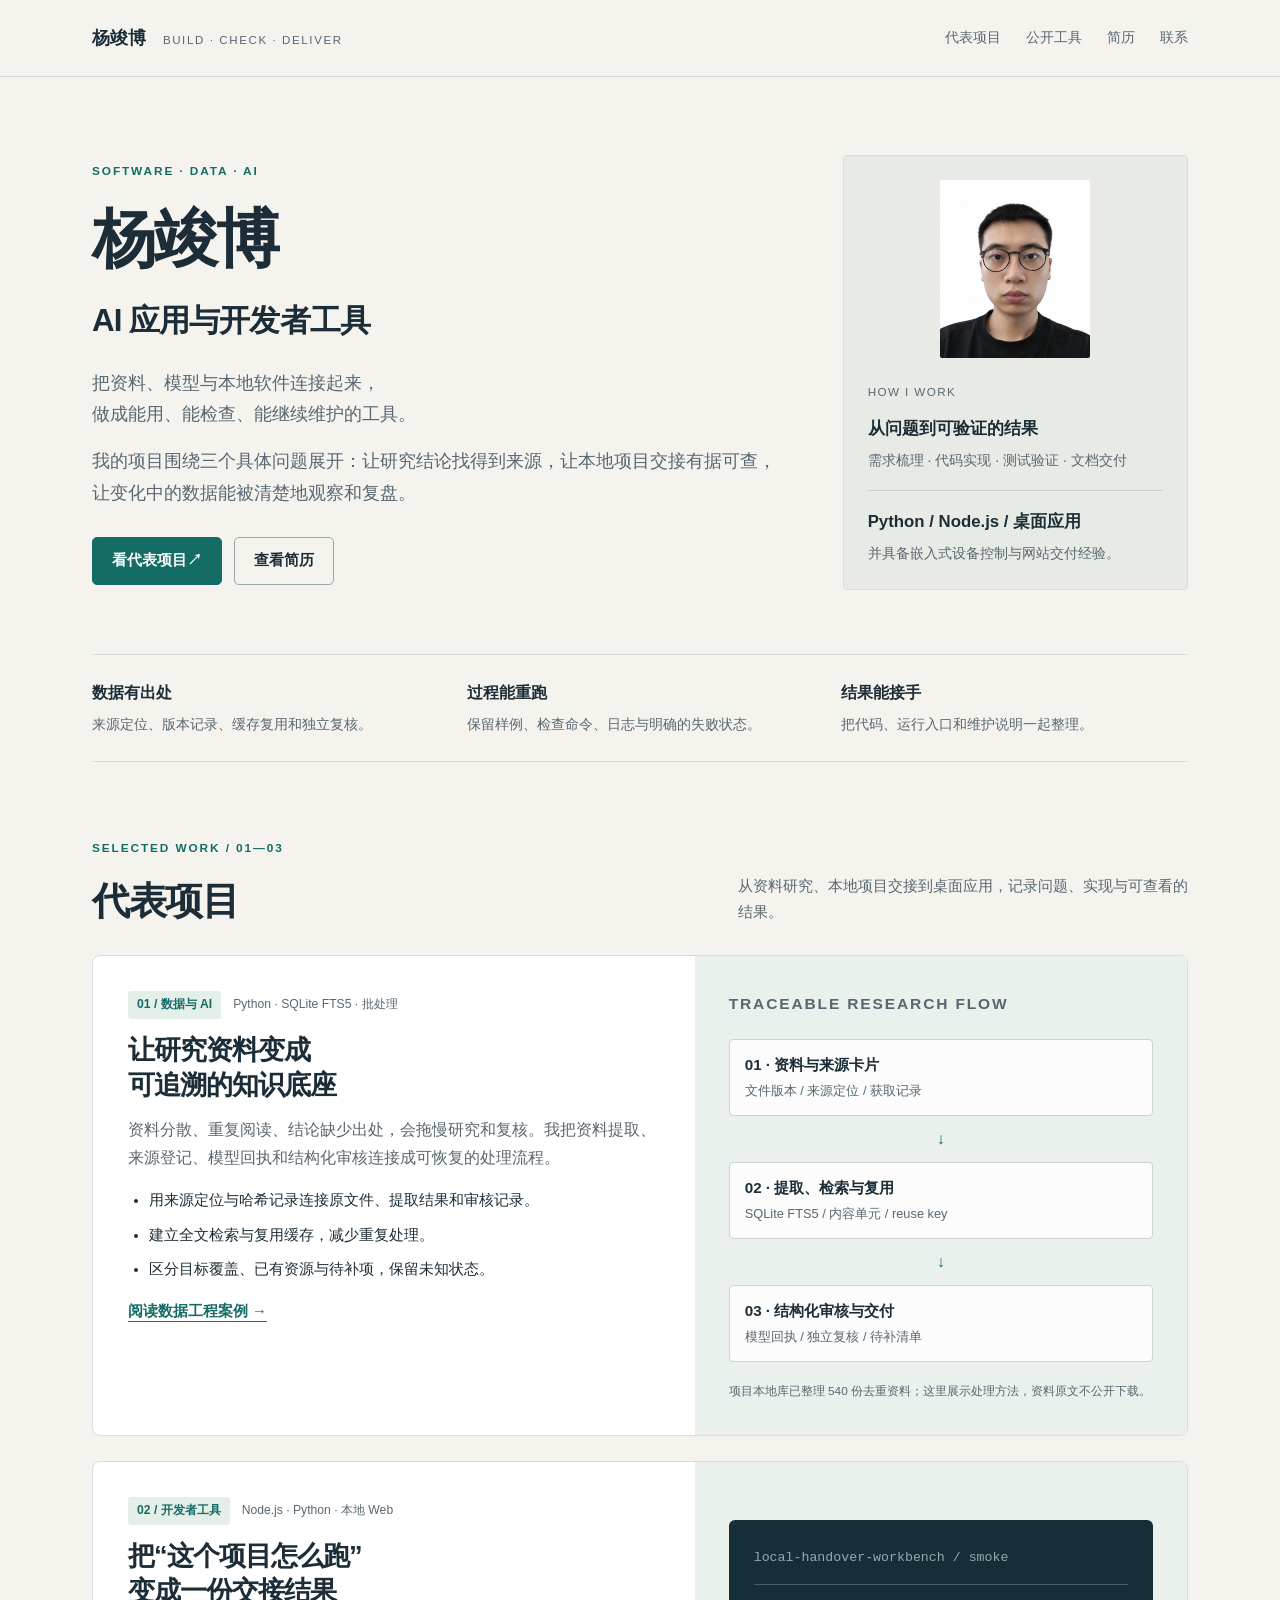
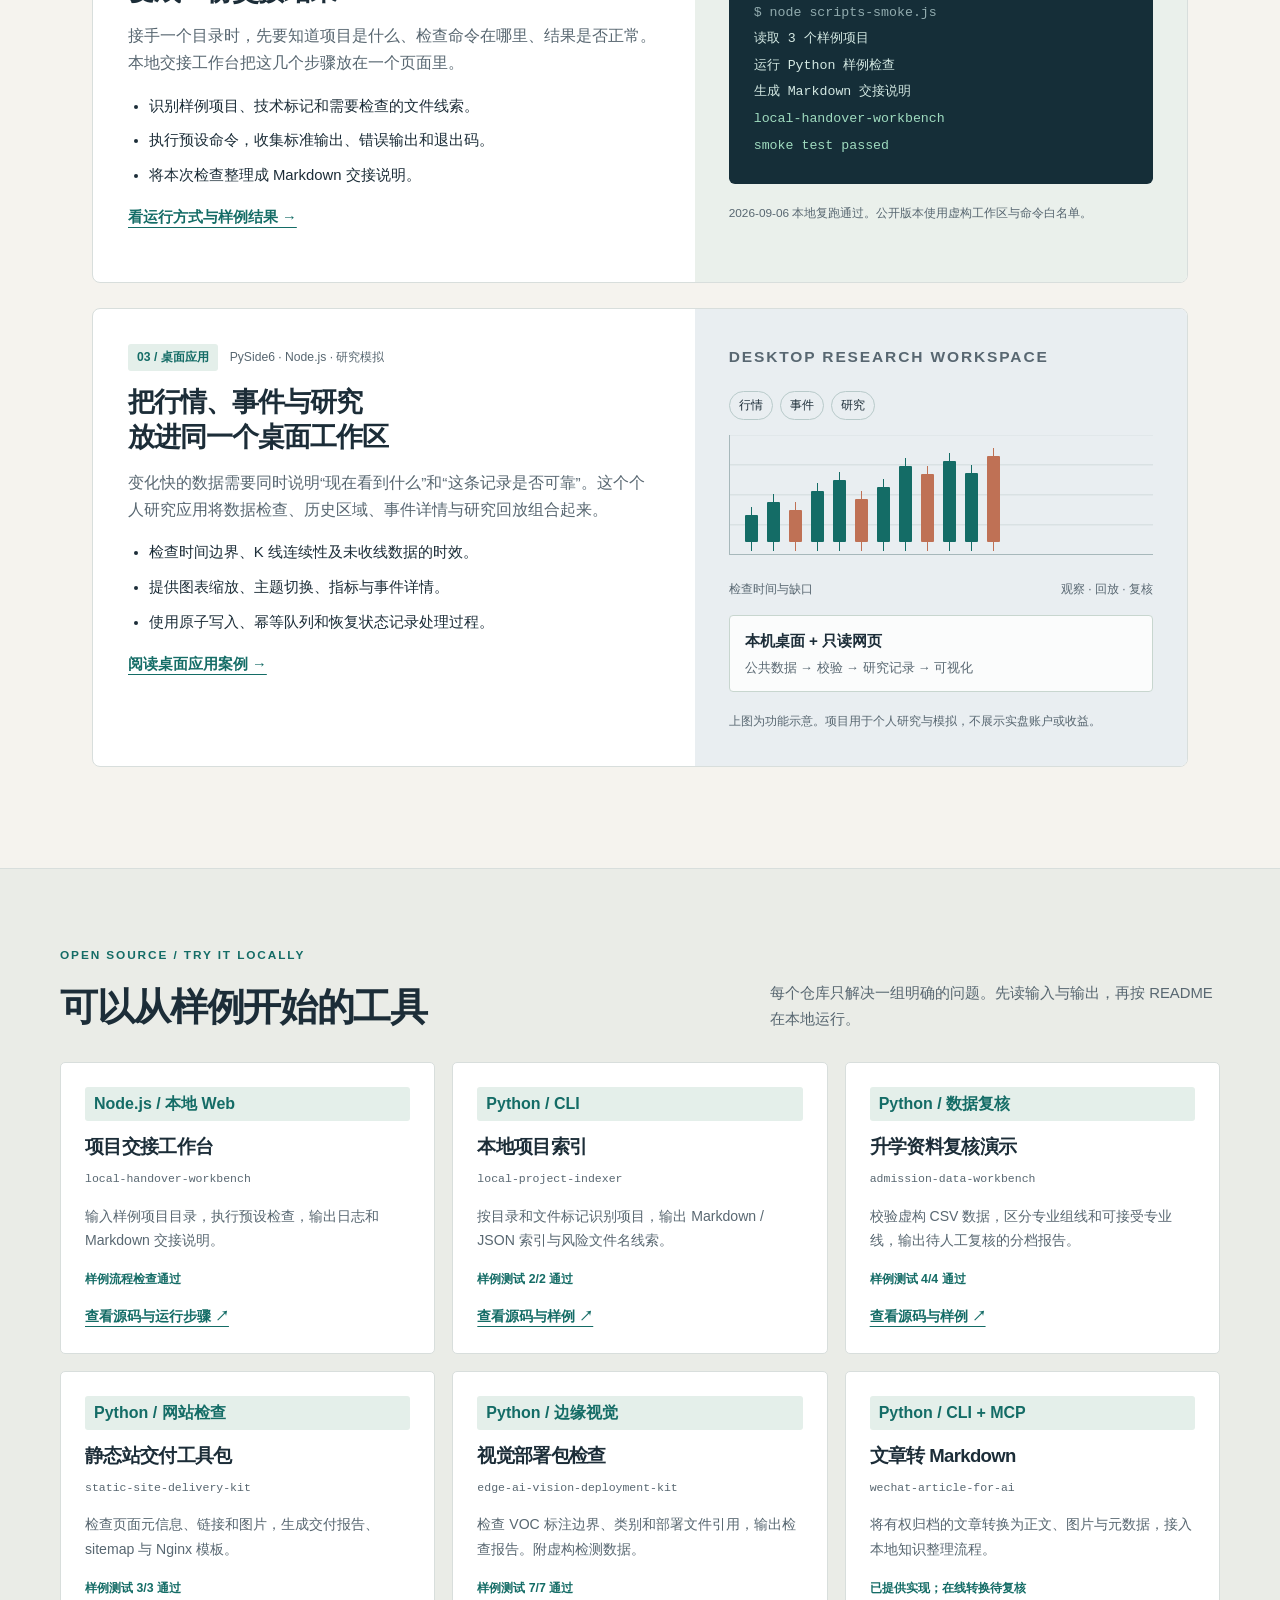
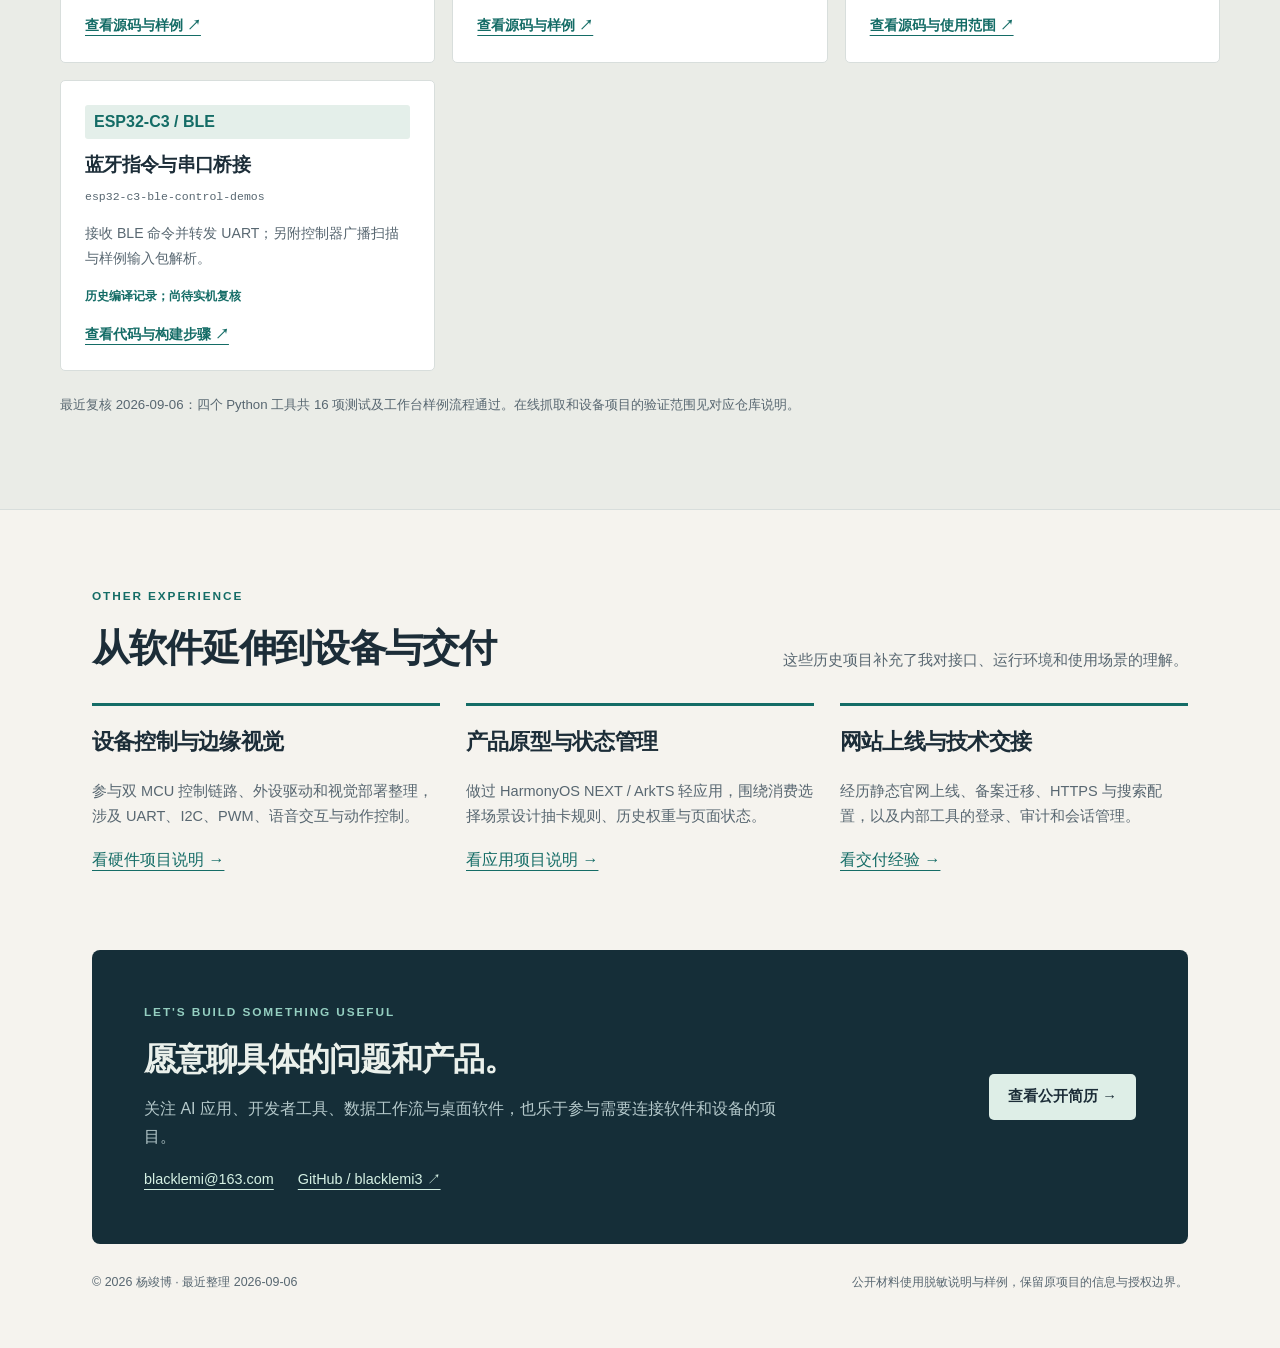
<file: index.html>
<!doctype html>
<html lang="zh-CN">
<head>
<meta charset="utf-8"><meta name="viewport" content="width=device-width, initial-scale=1">
<title>杨竣博 | AI 应用与开发者工具</title>
<meta name="description" content="杨竣博的个人作品集：资料检索与证据工程、本地项目交接工具、桌面行情研究应用，以及 Python、Node.js 工具与 ESP32 示例。">
<meta property="og:title" content="杨竣博 | AI 应用与开发者工具"><meta property="og:description" content="把资料、模型与本地软件连接起来，做成能用、能检查、能继续维护的工具。"><meta property="og:type" content="website"><meta property="og:url" content="https://blacklemi3.github.io/">
<link rel="canonical" href="https://blacklemi3.github.io/"><link rel="icon" href="assets/favicon.svg" type="image/svg+xml"><link rel="stylesheet" href="styles.css">
</head>
<body>
<a class="skip" href="#main">跳到主要内容</a>
<header class="topbar"><div class="wrap nav"><a class="brand" href="index.html">杨竣博 <small>BUILD · CHECK · DELIVER</small></a><nav class="nav-links" aria-label="主导航"><a href="#projects">代表项目</a><a href="#repos">公开工具</a><a href="resume.html">简历</a><a href="#contact">联系</a></nav></div></header>
<main id="main" class="wrap">
<section class="hero">
<div><p class="eyebrow">Software · Data · AI</p><h1>杨竣博<span>AI 应用与开发者工具</span></h1><p class="lead">把资料、模型与本地软件连接起来，<br>做成能用、能检查、能继续维护的工具。</p><p class="lead">我的项目围绕三个具体问题展开：让研究结论找得到来源，让本地项目交接有据可查，让变化中的数据能被清楚地观察和复盘。</p><div class="actions"><a class="button" href="#projects">看代表项目 <span aria-hidden="true">↗</span></a><a class="button secondary" href="resume.html">查看简历</a></div></div>
<aside class="identity" aria-label="个人概览"><img class="portrait" src="assets/profile.jpg" alt="杨竣博个人照片" width="150" height="178"><div><p class="label">HOW I WORK</p><strong>从问题到可验证的结果</strong><p>需求梳理 · 代码实现 · 测试验证 · 文档交付</p></div><div class="identity-note"><strong>Python / Node.js / 桌面应用</strong><p>并具备嵌入式设备控制与网站交付经验。</p></div></aside>
</section>
<div class="intro-strip" aria-label="工作特点"><div><strong>数据有出处</strong><span>来源定位、版本记录、缓存复用和独立复核。</span></div><div><strong>过程能重跑</strong><span>保留样例、检查命令、日志与明确的失败状态。</span></div><div><strong>结果能接手</strong><span>把代码、运行入口和维护说明一起整理。</span></div></div>
<section class="section" id="projects"><span id="cases"></span><div class="section-head"><div><p class="eyebrow">Selected work / 01—03</p><h2>代表项目</h2></div><p>从资料研究、本地项目交接到桌面应用，记录问题、实现与可查看的结果。</p></div>
<article class="project"><div class="project-content"><div class="meta"><span class="tag">01 / 数据与 AI</span><span>Python · SQLite FTS5 · 批处理</span></div><h3>让研究资料变成<br>可追溯的知识底座</h3><p>资料分散、重复阅读、结论缺少出处，会拖慢研究和复核。我把资料提取、来源登记、模型回执和结构化审核连接成可恢复的处理流程。</p><ul><li>用来源定位与哈希记录连接原文件、提取结果和审核记录。</li><li>建立全文检索与复用缓存，减少重复处理。</li><li>区分目标覆盖、已有资源与待补项，保留未知状态。</li></ul><p><a href="cases/research-workbench.html">阅读数据工程案例 →</a></p></div><div class="project-art" aria-label="资料处理流程示意"><p class="art-caption">TRACEABLE RESEARCH FLOW</p><div class="flow-node"><strong>01 · 资料与来源卡片</strong><span>文件版本 / 来源定位 / 获取记录</span></div><div class="flow-arrow" aria-hidden="true">↓</div><div class="flow-node"><strong>02 · 提取、检索与复用</strong><span>SQLite FTS5 / 内容单元 / reuse key</span></div><div class="flow-arrow" aria-hidden="true">↓</div><div class="flow-node"><strong>03 · 结构化审核与交付</strong><span>模型回执 / 独立复核 / 待补清单</span></div><p class="art-foot">项目本地库已整理 540 份去重资料；这里展示处理方法，资料原文不公开下载。</p></div></article>
<article class="project"><div class="project-content"><div class="meta"><span class="tag">02 / 开发者工具</span><span>Node.js · Python · 本地 Web</span></div><h3>把“这个项目怎么跑”<br>变成一份交接结果</h3><p>接手一个目录时，先要知道项目是什么、检查命令在哪里、结果是否正常。本地交接工作台把这几个步骤放在一个页面里。</p><ul><li>识别样例项目、技术标记和需要检查的文件线索。</li><li>执行预设命令，收集标准输出、错误输出和退出码。</li><li>将本次检查整理成 Markdown 交接说明。</li></ul><p><a href="cases/local-workbench.html">看运行方式与样例结果 →</a></p></div><div class="project-art"><div class="terminal" aria-label="真实样例 smoke 测试结果"><div class="bar">local-handover-workbench / smoke</div><div class="dim">$ node scripts-smoke.js</div><div>读取 3 个样例项目</div><div>运行 Python 样例检查</div><div>生成 Markdown 交接说明</div><div class="success">local-handover-workbench<br>smoke test passed</div></div><p class="art-foot">2026-09-06 本地复跑通过。公开版本使用虚构工作区与命令白名单。</p></div></article>
<article class="project"><div class="project-content"><div class="meta"><span class="tag">03 / 桌面应用</span><span>PySide6 · Node.js · 研究模拟</span></div><h3>把行情、事件与研究<br>放进同一个桌面工作区</h3><p>变化快的数据需要同时说明“现在看到什么”和“这条记录是否可靠”。这个个人研究应用将数据检查、历史区域、事件详情与研究回放组合起来。</p><ul><li>检查时间边界、K 线连续性及未收线数据的时效。</li><li>提供图表缩放、主题切换、指标与事件详情。</li><li>使用原子写入、幂等队列和恢复状态记录处理过程。</li></ul><p><a href="cases/market-research.html">阅读桌面应用案例 →</a></p></div><div class="project-art market-art"><p class="art-caption">DESKTOP RESEARCH WORKSPACE</p><div class="pills"><span>行情</span><span>事件</span><span>研究</span></div><div class="chart" role="img" aria-label="图表功能示意，非真实行情或收益"><i style="height:28%"></i><i style="height:42%"></i><i style="height:34%"></i><i style="height:54%"></i><i style="height:65%"></i><i style="height:45%"></i><i style="height:58%"></i><i style="height:80%"></i><i style="height:72%"></i><i style="height:85%"></i><i style="height:73%"></i><i style="height:91%"></i></div><div class="chart-labels"><span>检查时间与缺口</span><span>观察 · 回放 · 复核</span></div><div class="flow-node"><strong>本机桌面 + 只读网页</strong><span>公共数据 → 校验 → 研究记录 → 可视化</span></div><p class="art-foot">上图为功能示意。项目用于个人研究与模拟，不展示实盘账户或收益。</p></div></article>
</section>
</main>
<section class="muted-section" id="repos"><div class="wrap section"><div class="section-head"><div><p class="eyebrow">Open source / Try it locally</p><h2>可以从样例开始的工具</h2></div><p>每个仓库只解决一组明确的问题。先读输入与输出，再按 README 在本地运行。</p></div><div class="repo-grid">
<article class="repo"><span class="tag">Node.js / 本地 Web</span><h3>项目交接工作台</h3><div class="slug">local-handover-workbench</div><p>输入样例项目目录，执行预设检查，输出日志和 Markdown 交接说明。</p><div class="verified">样例流程检查通过</div><a href="https://github.com/blacklemi3/local-handover-workbench">查看源码与运行步骤 ↗</a></article>
<article class="repo"><span class="tag">Python / CLI</span><h3>本地项目索引</h3><div class="slug">local-project-indexer</div><p>按目录和文件标记识别项目，输出 Markdown / JSON 索引与风险文件名线索。</p><div class="verified">样例测试 2/2 通过</div><a href="https://github.com/blacklemi3/local-project-indexer">查看源码与样例 ↗</a></article>
<article class="repo"><span class="tag">Python / 数据复核</span><h3>升学资料复核演示</h3><div class="slug">admission-data-workbench</div><p>校验虚构 CSV 数据，区分专业组线和可接受专业线，输出待人工复核的分档报告。</p><div class="verified">样例测试 4/4 通过</div><a href="https://github.com/blacklemi3/admission-data-workbench">查看源码与样例 ↗</a></article>
<article class="repo"><span class="tag">Python / 网站检查</span><h3>静态站交付工具包</h3><div class="slug">static-site-delivery-kit</div><p>检查页面元信息、链接和图片，生成交付报告、sitemap 与 Nginx 模板。</p><div class="verified">样例测试 3/3 通过</div><a href="https://github.com/blacklemi3/static-site-delivery-kit">查看源码与样例 ↗</a></article>
<article class="repo"><span class="tag">Python / 边缘视觉</span><h3>视觉部署包检查</h3><div class="slug">edge-ai-vision-deployment-kit</div><p>检查 VOC 标注边界、类别和部署文件引用，输出检查报告。附虚构检测数据。</p><div class="verified">样例测试 7/7 通过</div><a href="https://github.com/blacklemi3/edge-ai-vision-deployment-kit">查看源码与样例 ↗</a></article>
<article class="repo"><span class="tag">Python / CLI + MCP</span><h3>文章转 Markdown</h3><div class="slug">wechat-article-for-ai</div><p>将有权归档的文章转换为正文、图片与元数据，接入本地知识整理流程。</p><div class="verified">已提供实现；在线转换待复核</div><a href="https://github.com/blacklemi3/wechat-article-for-ai">查看源码与使用范围 ↗</a></article>
<article class="repo"><span class="tag">ESP32-C3 / BLE</span><h3>蓝牙指令与串口桥接</h3><div class="slug">esp32-c3-ble-control-demos</div><p>接收 BLE 命令并转发 UART；另附控制器广播扫描与样例输入包解析。</p><div class="verified">历史编译记录；尚待实机复核</div><a href="https://github.com/blacklemi3/esp32-c3-ble-control-demos">查看代码与构建步骤 ↗</a></article>
</div><p class="verification-note">最近复核 2026-09-06：四个 Python 工具共 16 项测试及工作台样例流程通过。在线抓取和设备项目的验证范围见对应仓库说明。</p></div></section>
<div class="wrap"><section class="section" id="experience"><div class="section-head"><div><p class="eyebrow">Other experience</p><h2>从软件延伸到设备与交付</h2></div><p>这些历史项目补充了我对接口、运行环境和使用场景的理解。</p></div><div class="experience-grid"><article class="experience-item"><h3>设备控制与边缘视觉</h3><p>参与双 MCU 控制链路、外设驱动和视觉部署整理，涉及 UART、I2C、PWM、语音交互与动作控制。</p><a href="cases/system-records.html#hardware">看硬件项目说明 →</a></article><article class="experience-item"><h3>产品原型与状态管理</h3><p>做过 HarmonyOS NEXT / ArkTS 轻应用，围绕消费选择场景设计抽卡规则、历史权重与页面状态。</p><a href="cases/system-records.html#hesha">看应用项目说明 →</a></article><article class="experience-item"><h3>网站上线与技术交接</h3><p>经历静态官网上线、备案迁移、HTTPS 与搜索配置，以及内部工具的登录、审计和会话管理。</p><a href="cases/delivery-record.html">看交付经验 →</a></article></div></section>
<section class="contact" id="contact"><div><p class="eyebrow">Let's build something useful</p><h2>愿意聊具体的问题和产品。</h2><p>关注 AI 应用、开发者工具、数据工作流与桌面软件，也乐于参与需要连接软件和设备的项目。</p><div class="contact-details"><a href="mailto:blacklemi@163.com">blacklemi@163.com</a><a href="https://github.com/blacklemi3">GitHub / blacklemi3 ↗</a></div></div><a class="button" href="resume.html">查看公开简历 →</a></section>
<footer class="footer"><p>© 2026 杨竣博 · 最近整理 2026-09-06</p><p>公开材料使用脱敏说明与样例，保留原项目的信息与授权边界。</p></footer></div>
</body></html>
</file>
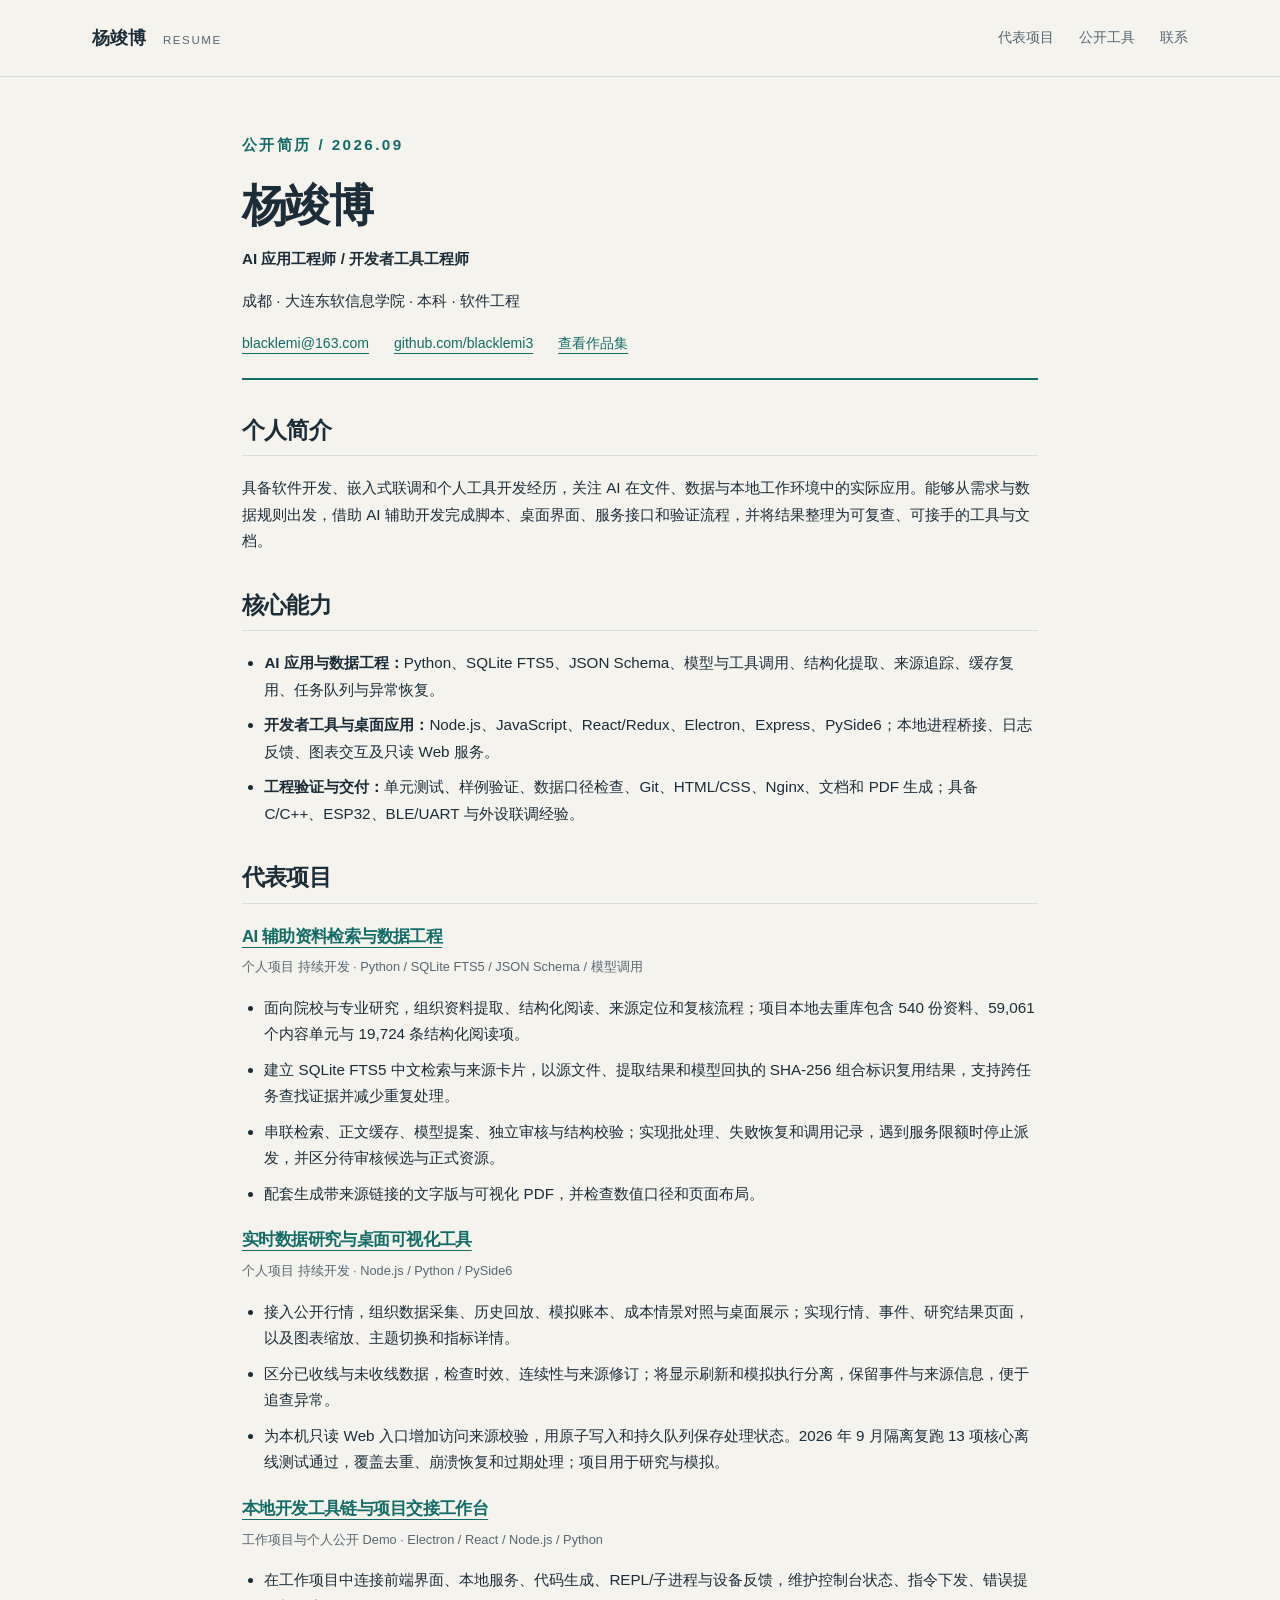
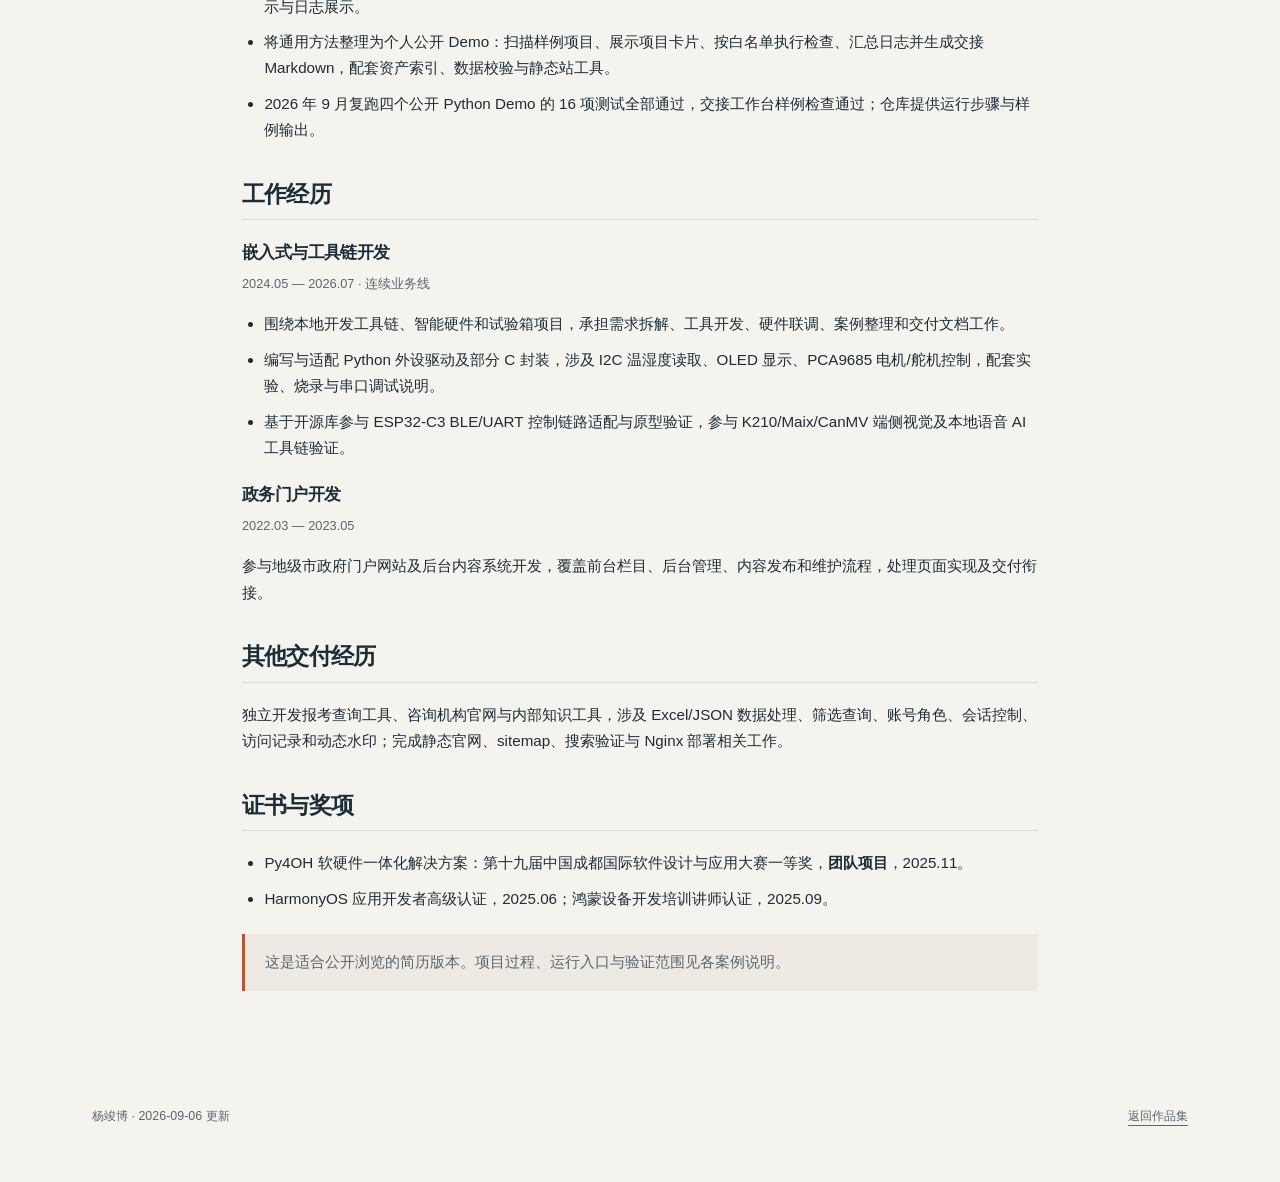
<file: resume.html>
<!doctype html><html lang="zh-CN"><head><meta charset="utf-8"><meta name="viewport" content="width=device-width, initial-scale=1"><title>杨竣博 · 公开简历 | AI 应用与开发者工具</title><meta name="description" content="杨竣博公开简历：AI 应用工程师 / 开发者工具工程师，代表项目包括资料检索与数据工程、桌面研究应用和本地开发工具。"><link rel="canonical" href="https://blacklemi3.github.io/resume.html"><link rel="icon" href="assets/favicon.svg" type="image/svg+xml"><link rel="stylesheet" href="styles.css"></head><body><a class="skip" href="#main">跳到简历正文</a><header class="topbar"><div class="wrap nav"><a class="brand" href="index.html">杨竣博 <small>RESUME</small></a><nav class="nav-links" aria-label="主导航"><a href="index.html#projects">代表项目</a><a href="index.html#repos">公开工具</a><a href="mailto:blacklemi@163.com">联系</a></nav></div></header>
<main id="main" class="wrap resume"><div class="resume-head"><p class="eyebrow">公开简历 / 2026.09</p><h1>杨竣博</h1><p><strong>AI 应用工程师 / 开发者工具工程师</strong></p><p>成都 · 大连东软信息学院 · 本科 · 软件工程</p><div class="resume-links"><a href="mailto:blacklemi@163.com">blacklemi@163.com</a><a href="https://github.com/blacklemi3">github.com/blacklemi3</a><a href="index.html">查看作品集</a></div></div>
<section><h2>个人简介</h2><p>具备软件开发、嵌入式联调和个人工具开发经历，关注 AI 在文件、数据与本地工作环境中的实际应用。能够从需求与数据规则出发，借助 AI 辅助开发完成脚本、桌面界面、服务接口和验证流程，并将结果整理为可复查、可接手的工具与文档。</p></section>
<section><h2>核心能力</h2><ul><li><strong>AI 应用与数据工程：</strong>Python、SQLite FTS5、JSON Schema、模型与工具调用、结构化提取、来源追踪、缓存复用、任务队列与异常恢复。</li><li><strong>开发者工具与桌面应用：</strong>Node.js、JavaScript、React/Redux、Electron、Express、PySide6；本地进程桥接、日志反馈、图表交互及只读 Web 服务。</li><li><strong>工程验证与交付：</strong>单元测试、样例验证、数据口径检查、Git、HTML/CSS、Nginx、文档和 PDF 生成；具备 C/C++、ESP32、BLE/UART 与外设联调经验。</li></ul></section>
<section><h2>代表项目</h2><article class="resume-item"><h3><a href="cases/research-workbench.html">AI 辅助资料检索与数据工程</a></h3><p class="date">个人项目 持续开发 · Python / SQLite FTS5 / JSON Schema / 模型调用</p><ul><li>面向院校与专业研究，组织资料提取、结构化阅读、来源定位和复核流程；项目本地去重库包含 540 份资料、59,061 个内容单元与 19,724 条结构化阅读项。</li><li>建立 SQLite FTS5 中文检索与来源卡片，以源文件、提取结果和模型回执的 SHA-256 组合标识复用结果，支持跨任务查找证据并减少重复处理。</li><li>串联检索、正文缓存、模型提案、独立审核与结构校验；实现批处理、失败恢复和调用记录，遇到服务限额时停止派发，并区分待审核候选与正式资源。</li><li>配套生成带来源链接的文字版与可视化 PDF，并检查数值口径和页面布局。</li></ul></article>
<article class="resume-item"><h3><a href="cases/market-research.html">实时数据研究与桌面可视化工具</a></h3><p class="date">个人项目 持续开发 · Node.js / Python / PySide6</p><ul><li>接入公开行情，组织数据采集、历史回放、模拟账本、成本情景对照与桌面展示；实现行情、事件、研究结果页面，以及图表缩放、主题切换和指标详情。</li><li>区分已收线与未收线数据，检查时效、连续性与来源修订；将显示刷新和模拟执行分离，保留事件与来源信息，便于追查异常。</li><li>为本机只读 Web 入口增加访问来源校验，用原子写入和持久队列保存处理状态。2026 年 9 月隔离复跑 13 项核心离线测试通过，覆盖去重、崩溃恢复和过期处理；项目用于研究与模拟。</li></ul></article>
<article class="resume-item"><h3><a href="cases/local-workbench.html">本地开发工具链与项目交接工作台</a></h3><p class="date">工作项目与个人公开 Demo · Electron / React / Node.js / Python</p><ul><li>在工作项目中连接前端界面、本地服务、代码生成、REPL/子进程与设备反馈，维护控制台状态、指令下发、错误提示与日志展示。</li><li>将通用方法整理为个人公开 Demo：扫描样例项目、展示项目卡片、按白名单执行检查、汇总日志并生成交接 Markdown，配套资产索引、数据校验与静态站工具。</li><li>2026 年 9 月复跑四个公开 Python Demo 的 16 项测试全部通过，交接工作台样例检查通过；仓库提供运行步骤与样例输出。</li></ul></article></section>
<section><h2>工作经历</h2><article class="resume-item"><h3>嵌入式与工具链开发</h3><p class="date">2024.05 — 2026.07 · 连续业务线</p><ul><li>围绕本地开发工具链、智能硬件和试验箱项目，承担需求拆解、工具开发、硬件联调、案例整理和交付文档工作。</li><li>编写与适配 Python 外设驱动及部分 C 封装，涉及 I2C 温湿度读取、OLED 显示、PCA9685 电机/舵机控制，配套实验、烧录与串口调试说明。</li><li>基于开源库参与 ESP32-C3 BLE/UART 控制链路适配与原型验证，参与 K210/Maix/CanMV 端侧视觉及本地语音 AI 工具链验证。</li></ul></article><article class="resume-item"><h3>政务门户开发</h3><p class="date">2022.03 — 2023.05</p><p>参与地级市政府门户网站及后台内容系统开发，覆盖前台栏目、后台管理、内容发布和维护流程，处理页面实现及交付衔接。</p></article></section>
<section><h2>其他交付经历</h2><p>独立开发报考查询工具、咨询机构官网与内部知识工具，涉及 Excel/JSON 数据处理、筛选查询、账号角色、会话控制、访问记录和动态水印；完成静态官网、sitemap、搜索验证与 Nginx 部署相关工作。</p></section>
<section><h2>证书与奖项</h2><ul><li>Py4OH 软硬件一体化解决方案：第十九届中国成都国际软件设计与应用大赛一等奖，<strong>团队项目</strong>，2025.11。</li><li>HarmonyOS 应用开发者高级认证，2025.06；鸿蒙设备开发培训讲师认证，2025.09。</li></ul></section><p class="note resume-print-hide">这是适合公开浏览的简历版本。项目过程、运行入口与验证范围见各案例说明。</p></main><div class="wrap"><footer class="footer"><p>杨竣博 · 2026-09-06 更新</p><p><a href="index.html">返回作品集</a></p></footer></div></body></html>
</file>
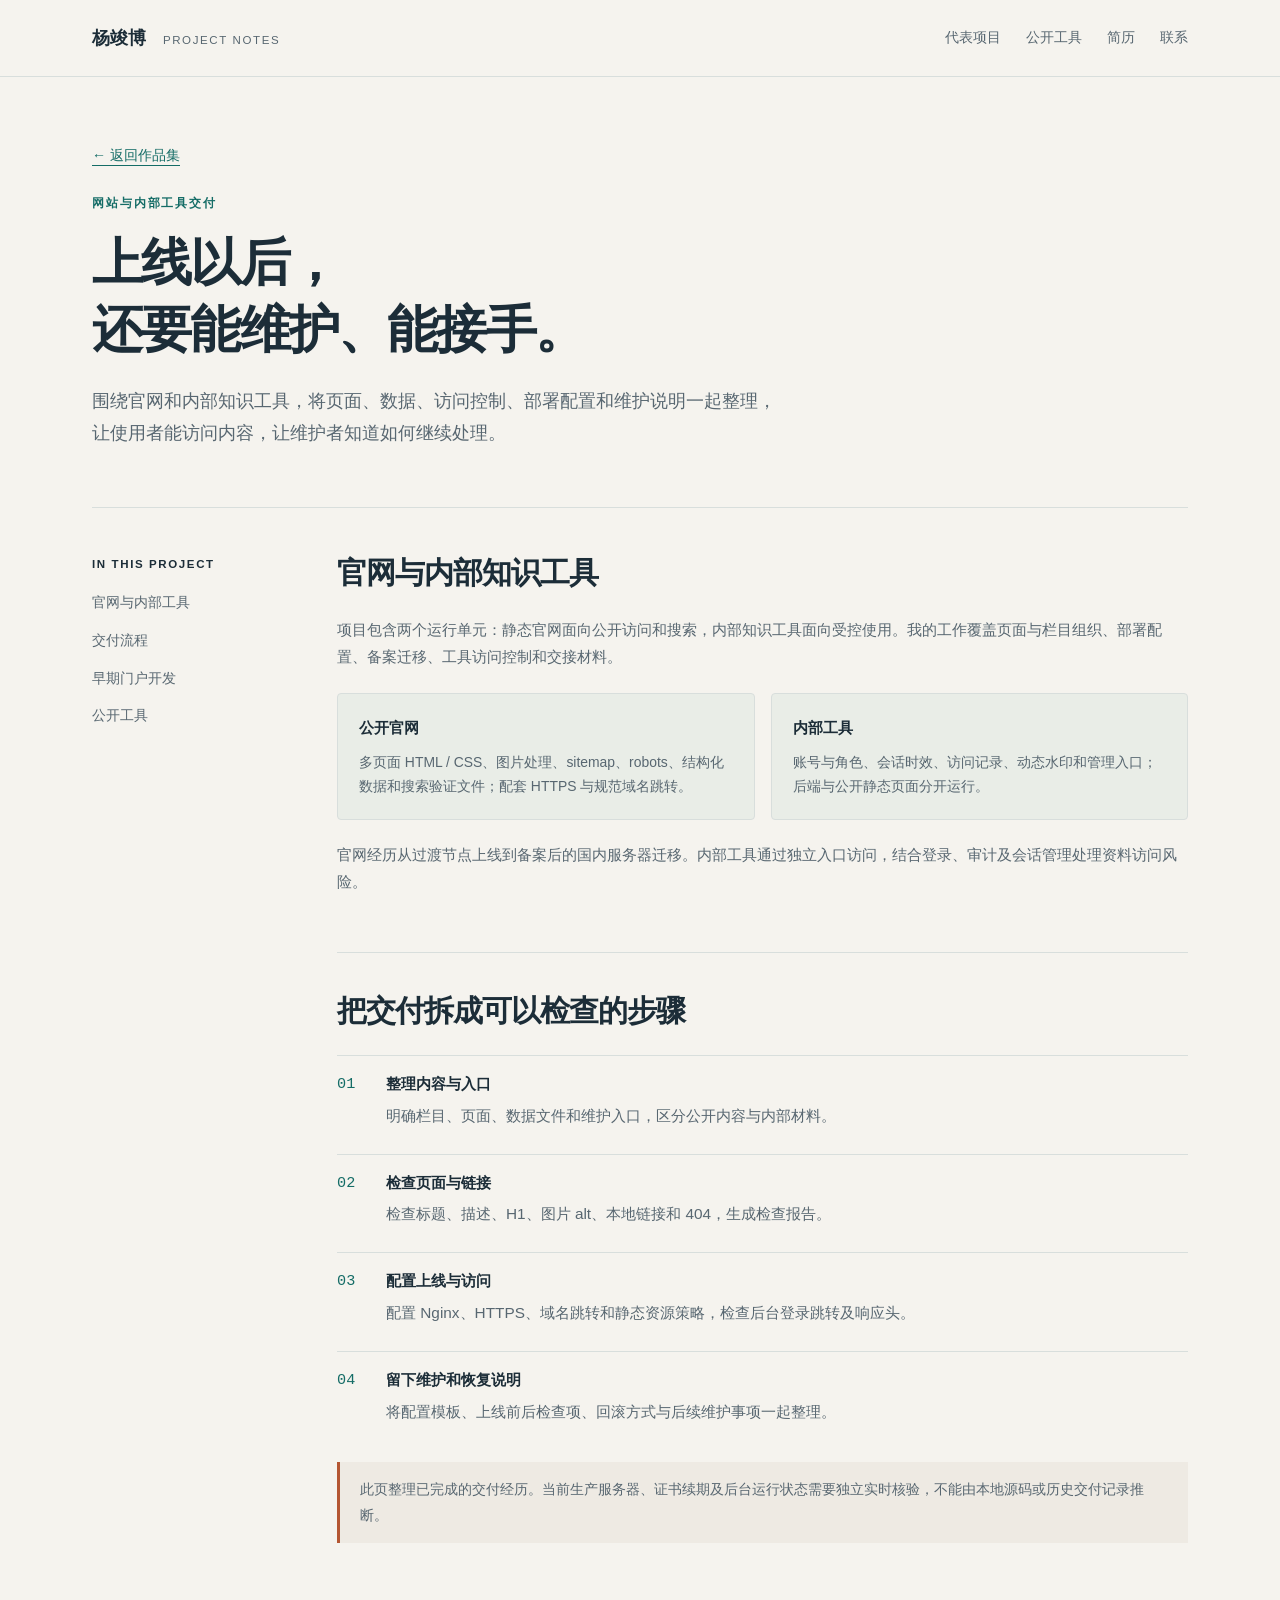
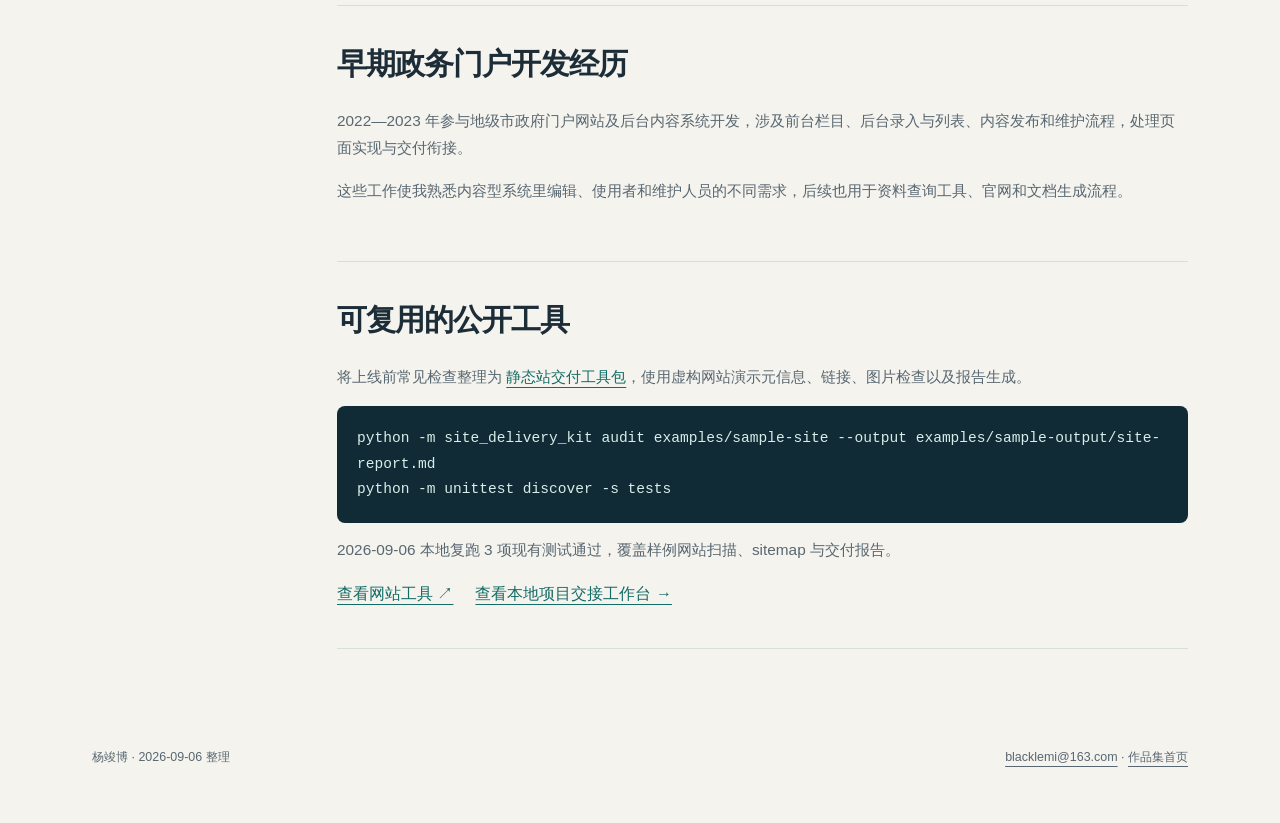
<file: cases/delivery-record.html>
<!doctype html><html lang="zh-CN"><head><meta charset="utf-8"><meta name="viewport" content="width=device-width, initial-scale=1"><title>网站与内部工具交付 | 杨竣博</title><meta name="description" content="静态官网、备案迁移、HTTPS、搜索配置、内部工具访问控制与文档交接的项目经验。"><link rel="icon" href="../assets/favicon.svg" type="image/svg+xml"><link rel="stylesheet" href="../styles.css"></head><body><a class="skip" href="#main">跳到主要内容</a><header class="topbar"><div class="wrap nav"><a class="brand" href="../index.html">杨竣博 <small>PROJECT NOTES</small></a><nav class="nav-links" aria-label="主导航"><a href="../index.html#projects">代表项目</a><a href="../index.html#repos">公开工具</a><a href="../resume.html">简历</a><a href="../index.html#contact">联系</a></nav></div></header><main id="main" class="wrap"><section class="case-hero"><a class="breadcrumb" href="../index.html">← 返回作品集</a><p class="eyebrow">网站与内部工具交付</p><h1>上线以后，<br>还要能维护、能接手。</h1><p class="lead">围绕官网和内部知识工具，将页面、数据、访问控制、部署配置和维护说明一起整理，让使用者能访问内容，让维护者知道如何继续处理。</p></section><div class="case-layout"><nav class="side-nav" aria-label="案例目录"><strong>IN THIS PROJECT</strong><a href="#site-tool-title">官网与内部工具</a><a href="#process-title">交付流程</a><a href="#early-web">早期门户开发</a><a href="#public-title">公开工具</a></nav><div>
<section class="record" id="site-tool-title"><h2>官网与内部知识工具</h2><p>项目包含两个运行单元：静态官网面向公开访问和搜索，内部知识工具面向受控使用。我的工作覆盖页面与栏目组织、部署配置、备案迁移、工具访问控制和交接材料。</p><div class="facts"><div class="fact"><strong>公开官网</strong><p>多页面 HTML / CSS、图片处理、sitemap、robots、结构化数据和搜索验证文件；配套 HTTPS 与规范域名跳转。</p></div><div class="fact"><strong>内部工具</strong><p>账号与角色、会话时效、访问记录、动态水印和管理入口；后端与公开静态页面分开运行。</p></div></div><p>官网经历从过渡节点上线到备案后的国内服务器迁移。内部工具通过独立入口访问，结合登录、审计及会话管理处理资料访问风险。</p></section>
<section class="record" id="process-title"><h2>把交付拆成可以检查的步骤</h2><ol class="step-list"><li><strong>整理内容与入口</strong>明确栏目、页面、数据文件和维护入口，区分公开内容与内部材料。</li><li><strong>检查页面与链接</strong>检查标题、描述、H1、图片 alt、本地链接和 404，生成检查报告。</li><li><strong>配置上线与访问</strong>配置 Nginx、HTTPS、域名跳转和静态资源策略，检查后台登录跳转及响应头。</li><li><strong>留下维护和恢复说明</strong>将配置模板、上线前后检查项、回滚方式与后续维护事项一起整理。</li></ol><div class="note">此页整理已完成的交付经历。当前生产服务器、证书续期及后台运行状态需要独立实时核验，不能由本地源码或历史交付记录推断。</div></section>
<section class="record" id="early-web"><h2>早期政务门户开发经历</h2><p>2022—2023 年参与地级市政府门户网站及后台内容系统开发，涉及前台栏目、后台录入与列表、内容发布和维护流程，处理页面实现与交付衔接。</p><p>这些工作使我熟悉内容型系统里编辑、使用者和维护人员的不同需求，后续也用于资料查询工具、官网和文档生成流程。</p></section>
<section class="record" id="public-title"><h2>可复用的公开工具</h2><p>将上线前常见检查整理为 <a href="https://github.com/blacklemi3/static-site-delivery-kit">静态站交付工具包</a>，使用虚构网站演示元信息、链接、图片检查以及报告生成。</p><pre><code>python -m site_delivery_kit audit examples/sample-site --output examples/sample-output/site-report.md
python -m unittest discover -s tests</code></pre><p>2026-09-06 本地复跑 3 项现有测试通过，覆盖样例网站扫描、sitemap 与交付报告。</p><div class="inline-links"><a href="https://github.com/blacklemi3/static-site-delivery-kit">查看网站工具 ↗</a><a href="local-workbench.html">查看本地项目交接工作台 →</a></div></section></div></div></main><div class="wrap"><footer class="footer"><p>杨竣博 · 2026-09-06 整理</p><p><a href="mailto:blacklemi@163.com">blacklemi@163.com</a> · <a href="../index.html">作品集首页</a></p></footer></div></body></html>
</file>
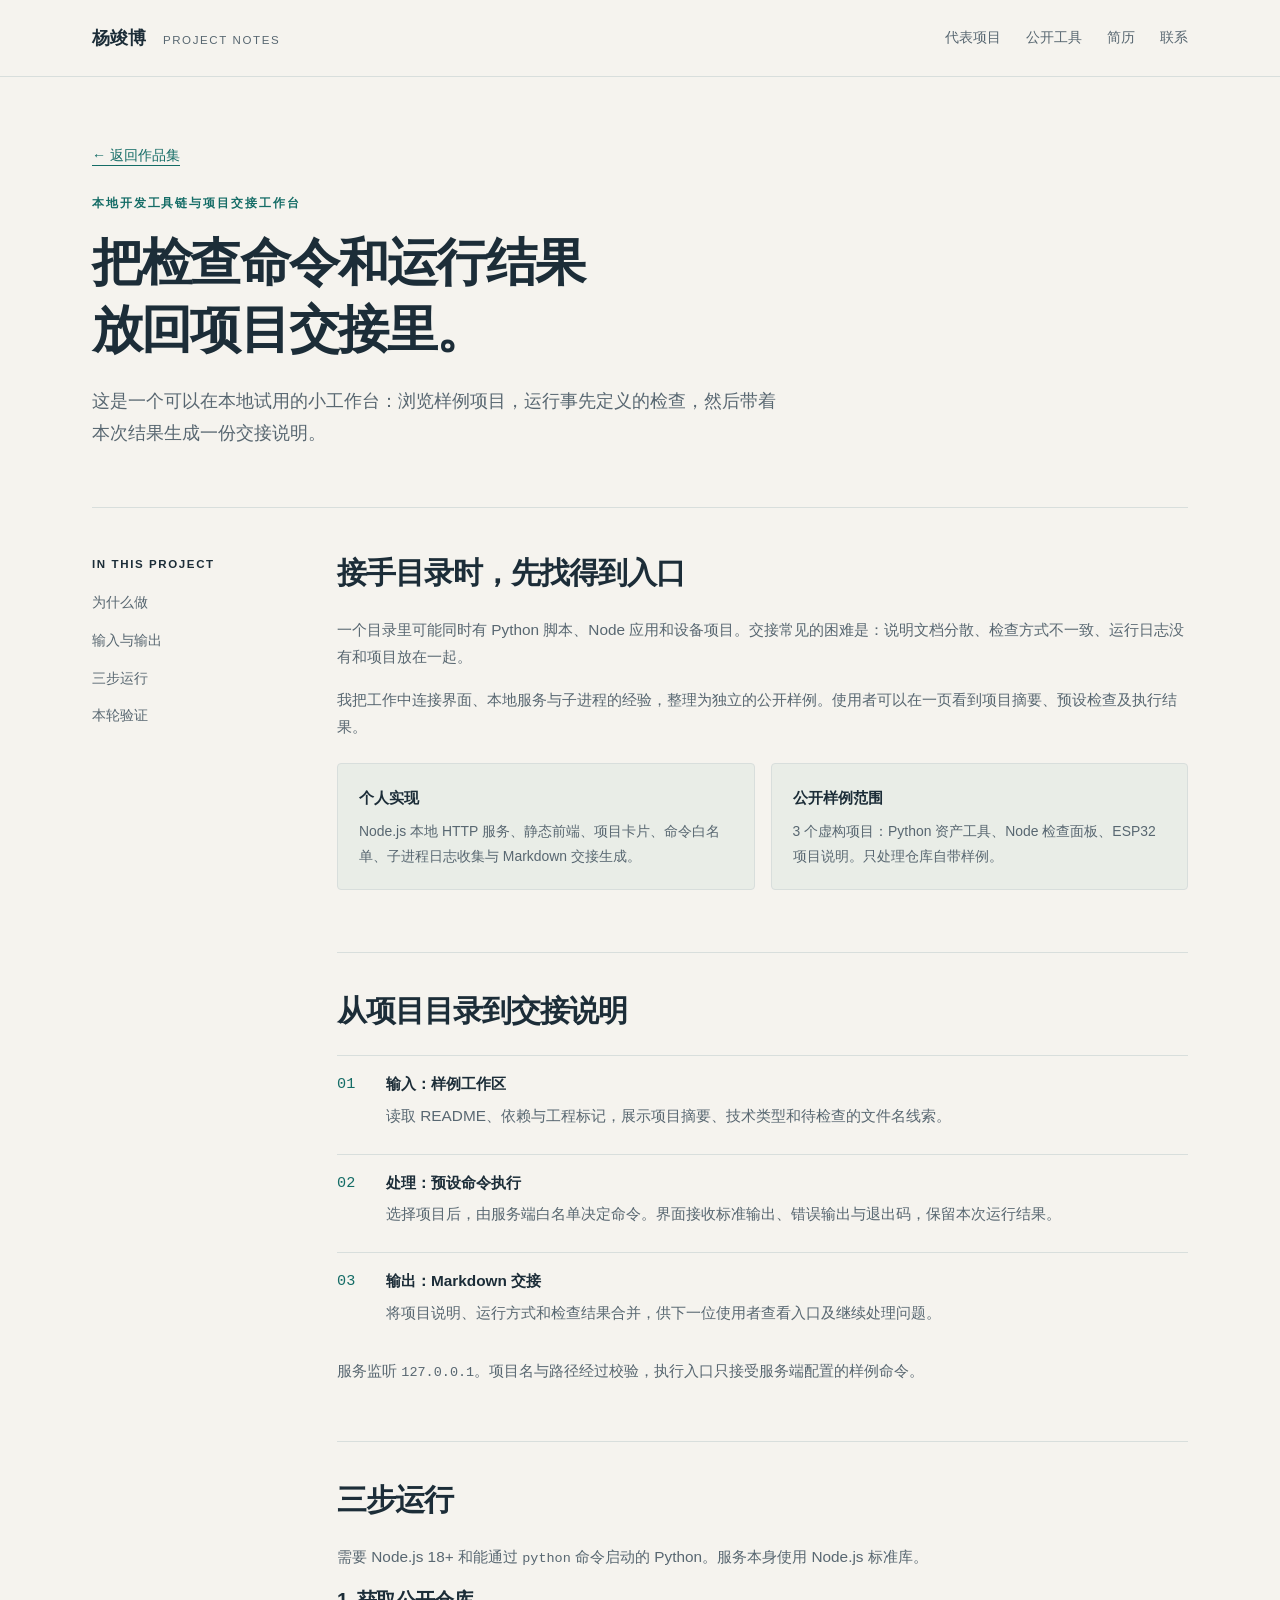
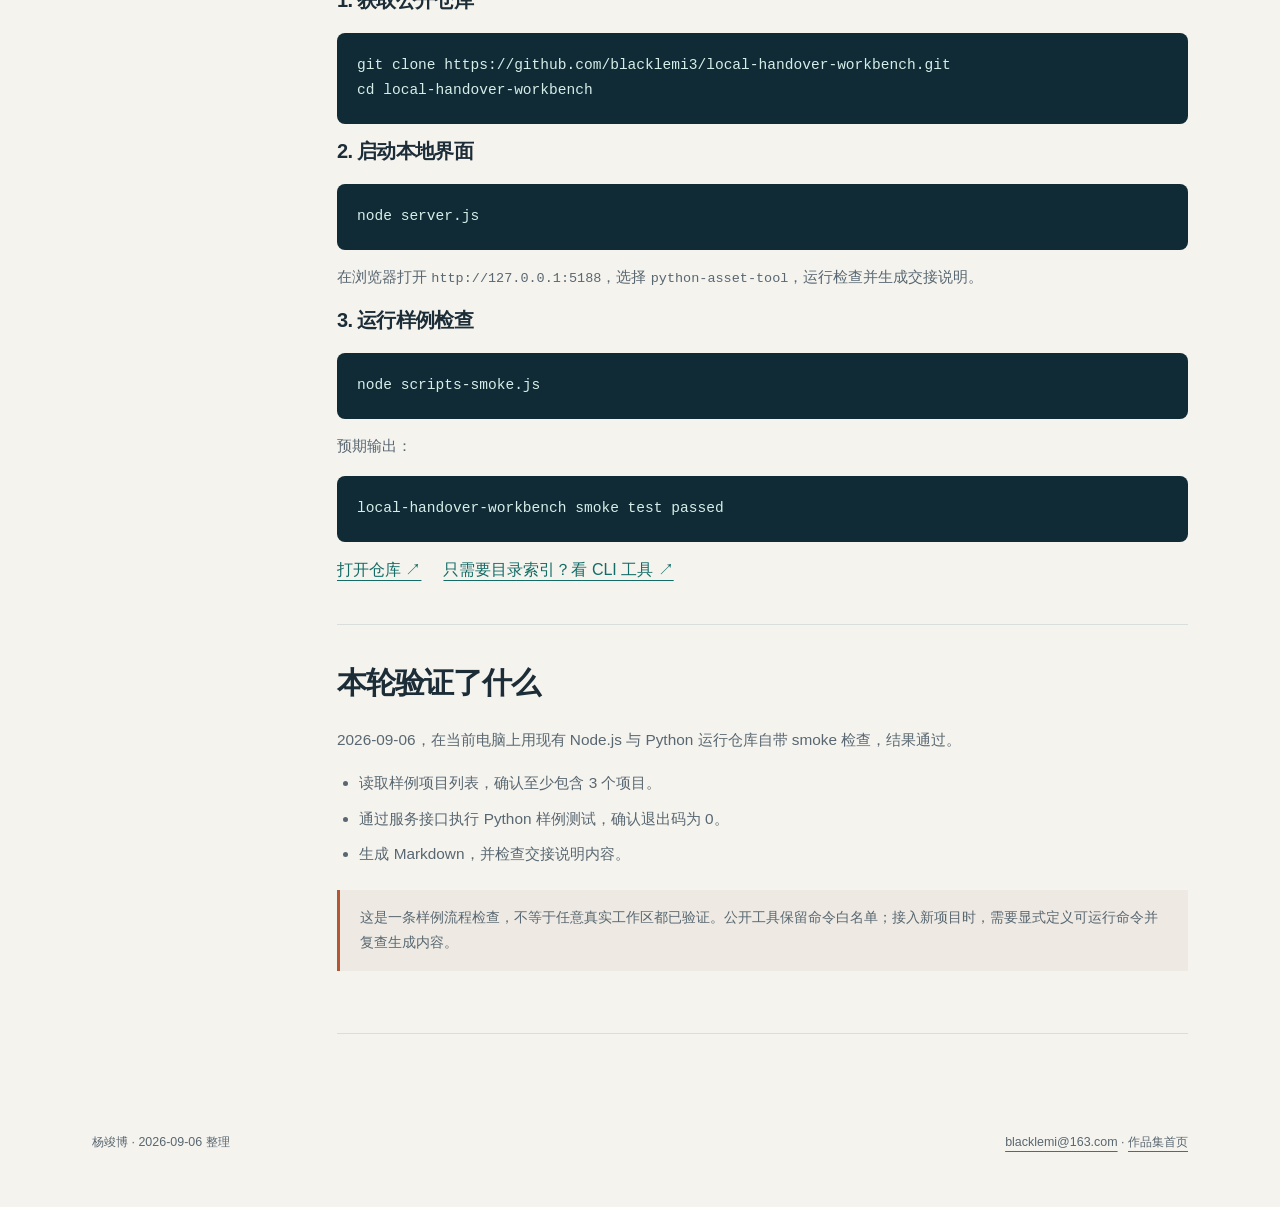
<file: cases/local-workbench.html>
<!doctype html><html lang="zh-CN"><head><meta charset="utf-8"><meta name="viewport" content="width=device-width, initial-scale=1"><title>本地开发工具链与项目交接工作台 | 杨竣博</title><meta name="description" content="使用 Node.js 和 Python，在样例工作区中完成项目扫描、预设检查、日志收集和 Markdown 交接。"><link rel="icon" href="../assets/favicon.svg" type="image/svg+xml"><link rel="stylesheet" href="../styles.css"></head><body><a class="skip" href="#main">跳到主要内容</a><header class="topbar"><div class="wrap nav"><a class="brand" href="../index.html">杨竣博 <small>PROJECT NOTES</small></a><nav class="nav-links" aria-label="主导航"><a href="../index.html#projects">代表项目</a><a href="../index.html#repos">公开工具</a><a href="../resume.html">简历</a><a href="../index.html#contact">联系</a></nav></div></header><main id="main" class="wrap"><section class="case-hero"><a class="breadcrumb" href="../index.html">← 返回作品集</a><p class="eyebrow">本地开发工具链与项目交接工作台</p><h1>把检查命令和运行结果<br>放回项目交接里。</h1><p class="lead">这是一个可以在本地试用的小工作台：浏览样例项目，运行事先定义的检查，然后带着本次结果生成一份交接说明。</p></section><div class="case-layout"><nav class="side-nav" aria-label="案例目录"><strong>IN THIS PROJECT</strong><a href="#problem">为什么做</a><a href="#flow">输入与输出</a><a href="#try">三步运行</a><a href="#verification">本轮验证</a></nav><div>
<section class="record" id="problem"><h2>接手目录时，先找得到入口</h2><p>一个目录里可能同时有 Python 脚本、Node 应用和设备项目。交接常见的困难是：说明文档分散、检查方式不一致、运行日志没有和项目放在一起。</p><p>我把工作中连接界面、本地服务与子进程的经验，整理为独立的公开样例。使用者可以在一页看到项目摘要、预设检查及执行结果。</p><div class="facts"><div class="fact"><strong>个人实现</strong><p>Node.js 本地 HTTP 服务、静态前端、项目卡片、命令白名单、子进程日志收集与 Markdown 交接生成。</p></div><div class="fact"><strong>公开样例范围</strong><p>3 个虚构项目：Python 资产工具、Node 检查面板、ESP32 项目说明。只处理仓库自带样例。</p></div></div></section>
<section class="record" id="flow"><h2>从项目目录到交接说明</h2><ol class="step-list"><li><strong>输入：样例工作区</strong>读取 README、依赖与工程标记，展示项目摘要、技术类型和待检查的文件名线索。</li><li><strong>处理：预设命令执行</strong>选择项目后，由服务端白名单决定命令。界面接收标准输出、错误输出与退出码，保留本次运行结果。</li><li><strong>输出：Markdown 交接</strong>将项目说明、运行方式和检查结果合并，供下一位使用者查看入口及继续处理问题。</li></ol><p>服务监听 <code>127.0.0.1</code>。项目名与路径经过校验，执行入口只接受服务端配置的样例命令。</p></section>
<section class="record" id="try"><h2>三步运行</h2><p>需要 Node.js 18+ 和能通过 <code>python</code> 命令启动的 Python。服务本身使用 Node.js 标准库。</p><h3>1. 获取公开仓库</h3><pre><code>git clone https://github.com/blacklemi3/local-handover-workbench.git
cd local-handover-workbench</code></pre><h3>2. 启动本地界面</h3><pre><code>node server.js</code></pre><p>在浏览器打开 <code>http://127.0.0.1:5188</code>，选择 <code>python-asset-tool</code>，运行检查并生成交接说明。</p><h3>3. 运行样例检查</h3><pre><code>node scripts-smoke.js</code></pre><p>预期输出：</p><pre><code>local-handover-workbench smoke test passed</code></pre><div class="inline-links"><a href="https://github.com/blacklemi3/local-handover-workbench">打开仓库 ↗</a><a href="https://github.com/blacklemi3/local-project-indexer">只需要目录索引？看 CLI 工具 ↗</a></div></section>
<section class="record" id="verification"><h2>本轮验证了什么</h2><p>2026-09-06，在当前电脑上用现有 Node.js 与 Python 运行仓库自带 smoke 检查，结果通过。</p><ul><li>读取样例项目列表，确认至少包含 3 个项目。</li><li>通过服务接口执行 Python 样例测试，确认退出码为 0。</li><li>生成 Markdown，并检查交接说明内容。</li></ul><div class="note">这是一条样例流程检查，不等于任意真实工作区都已验证。公开工具保留命令白名单；接入新项目时，需要显式定义可运行命令并复查生成内容。</div></section></div></div></main><div class="wrap"><footer class="footer"><p>杨竣博 · 2026-09-06 整理</p><p><a href="mailto:blacklemi@163.com">blacklemi@163.com</a> · <a href="../index.html">作品集首页</a></p></footer></div></body></html>
</file>
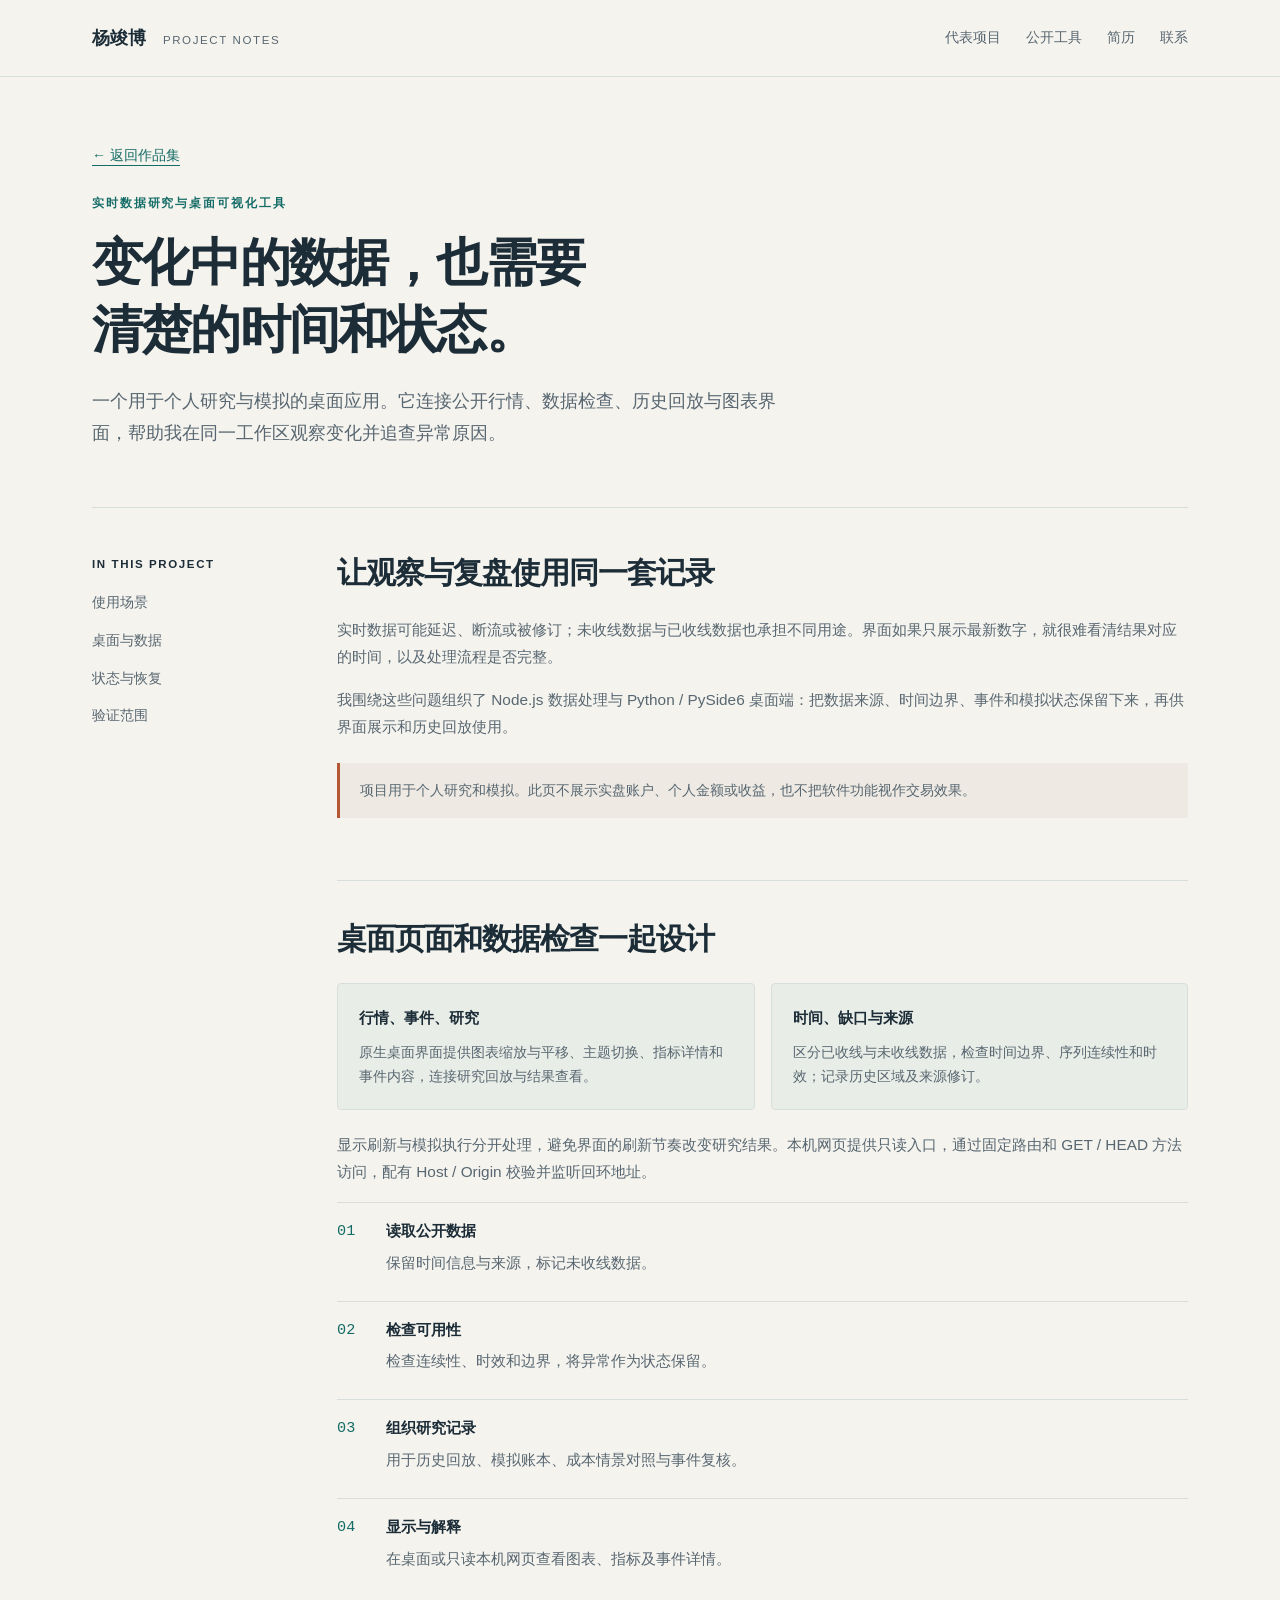
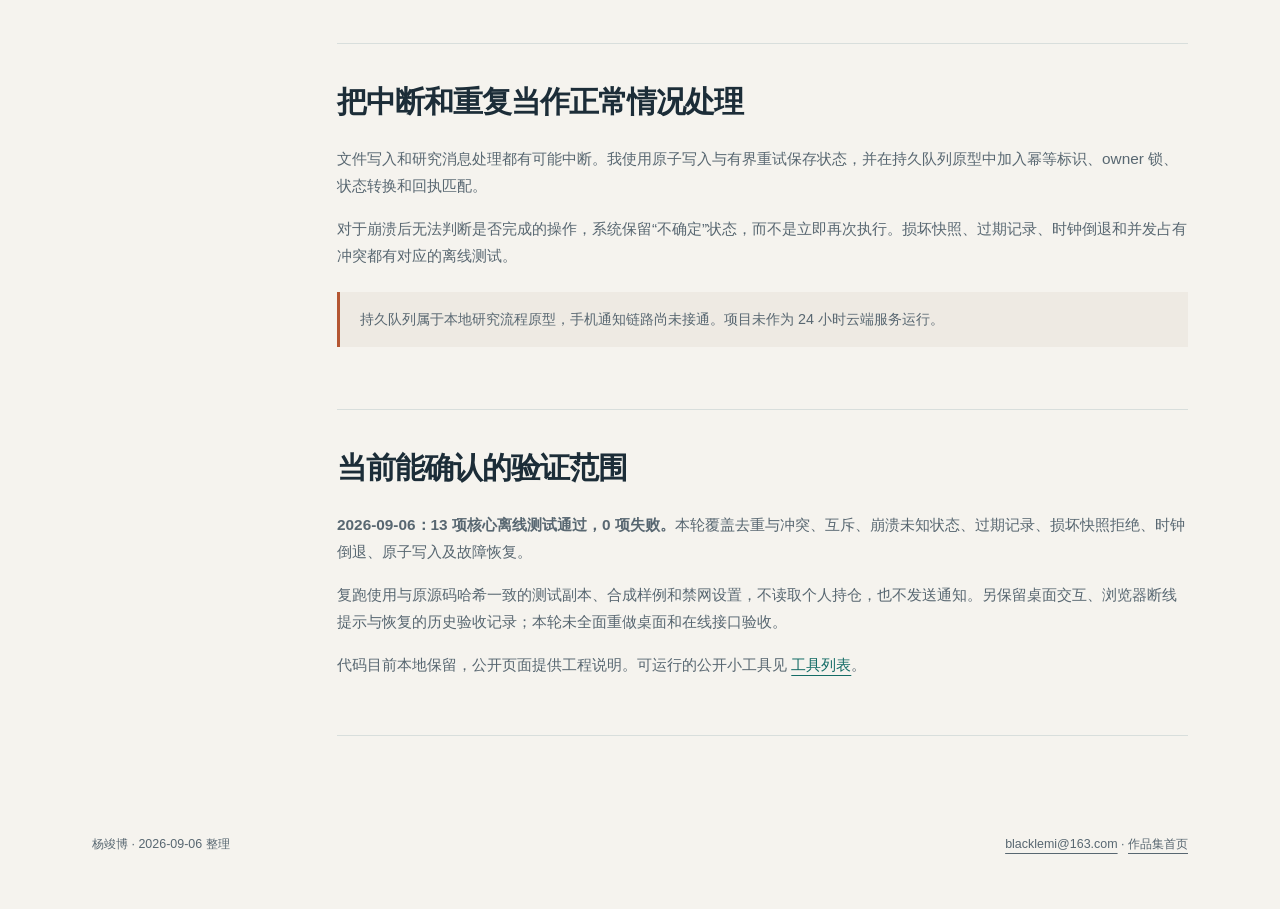
<file: cases/market-research.html>
<!doctype html><html lang="zh-CN"><head><meta charset="utf-8"><meta name="viewport" content="width=device-width, initial-scale=1"><title>实时数据研究与桌面可视化工具 | 杨竣博</title><meta name="description" content="Node.js、Python 和 PySide6 实现的个人行情研究软件，含数据连续性与时效检查、研究回放、幂等队列和只读本机网页。"><link rel="icon" href="../assets/favicon.svg" type="image/svg+xml"><link rel="stylesheet" href="../styles.css"></head><body><a class="skip" href="#main">跳到主要内容</a><header class="topbar"><div class="wrap nav"><a class="brand" href="../index.html">杨竣博 <small>PROJECT NOTES</small></a><nav class="nav-links" aria-label="主导航"><a href="../index.html#projects">代表项目</a><a href="../index.html#repos">公开工具</a><a href="../resume.html">简历</a><a href="../index.html#contact">联系</a></nav></div></header><main id="main" class="wrap"><section class="case-hero"><a class="breadcrumb" href="../index.html">← 返回作品集</a><p class="eyebrow">实时数据研究与桌面可视化工具</p><h1>变化中的数据，也需要<br>清楚的时间和状态。</h1><p class="lead">一个用于个人研究与模拟的桌面应用。它连接公开行情、数据检查、历史回放与图表界面，帮助我在同一工作区观察变化并追查异常原因。</p></section><div class="case-layout"><nav class="side-nav" aria-label="案例目录"><strong>IN THIS PROJECT</strong><a href="#problem">使用场景</a><a href="#interface">桌面与数据</a><a href="#reliability">状态与恢复</a><a href="#verification">验证范围</a></nav><div>
<section class="record" id="problem"><h2>让观察与复盘使用同一套记录</h2><p>实时数据可能延迟、断流或被修订；未收线数据与已收线数据也承担不同用途。界面如果只展示最新数字，就很难看清结果对应的时间，以及处理流程是否完整。</p><p>我围绕这些问题组织了 Node.js 数据处理与 Python / PySide6 桌面端：把数据来源、时间边界、事件和模拟状态保留下来，再供界面展示和历史回放使用。</p><div class="note">项目用于个人研究和模拟。此页不展示实盘账户、个人金额或收益，也不把软件功能视作交易效果。</div></section>
<section class="record" id="interface"><h2>桌面页面和数据检查一起设计</h2><div class="facts"><div class="fact"><strong>行情、事件、研究</strong><p>原生桌面界面提供图表缩放与平移、主题切换、指标详情和事件内容，连接研究回放与结果查看。</p></div><div class="fact"><strong>时间、缺口与来源</strong><p>区分已收线与未收线数据，检查时间边界、序列连续性和时效；记录历史区域及来源修订。</p></div></div><p>显示刷新与模拟执行分开处理，避免界面的刷新节奏改变研究结果。本机网页提供只读入口，通过固定路由和 GET / HEAD 方法访问，配有 Host / Origin 校验并监听回环地址。</p><ol class="step-list"><li><strong>读取公开数据</strong>保留时间信息与来源，标记未收线数据。</li><li><strong>检查可用性</strong>检查连续性、时效和边界，将异常作为状态保留。</li><li><strong>组织研究记录</strong>用于历史回放、模拟账本、成本情景对照与事件复核。</li><li><strong>显示与解释</strong>在桌面或只读本机网页查看图表、指标及事件详情。</li></ol></section>
<section class="record" id="reliability"><h2>把中断和重复当作正常情况处理</h2><p>文件写入和研究消息处理都有可能中断。我使用原子写入与有界重试保存状态，并在持久队列原型中加入幂等标识、owner 锁、状态转换和回执匹配。</p><p>对于崩溃后无法判断是否完成的操作，系统保留“不确定”状态，而不是立即再次执行。损坏快照、过期记录、时钟倒退和并发占有冲突都有对应的离线测试。</p><div class="note">持久队列属于本地研究流程原型，手机通知链路尚未接通。项目未作为 24 小时云端服务运行。</div></section>
<section class="record" id="verification"><h2>当前能确认的验证范围</h2><p><strong>2026-09-06：13 项核心离线测试通过，0 项失败。</strong>本轮覆盖去重与冲突、互斥、崩溃未知状态、过期记录、损坏快照拒绝、时钟倒退、原子写入及故障恢复。</p><p>复跑使用与原源码哈希一致的测试副本、合成样例和禁网设置，不读取个人持仓，也不发送通知。另保留桌面交互、浏览器断线提示与恢复的历史验收记录；本轮未全面重做桌面和在线接口验收。</p><p>代码目前本地保留，公开页面提供工程说明。可运行的公开小工具见 <a href="../index.html#repos">工具列表</a>。</p></section></div></div></main><div class="wrap"><footer class="footer"><p>杨竣博 · 2026-09-06 整理</p><p><a href="mailto:blacklemi@163.com">blacklemi@163.com</a> · <a href="../index.html">作品集首页</a></p></footer></div></body></html>
</file>
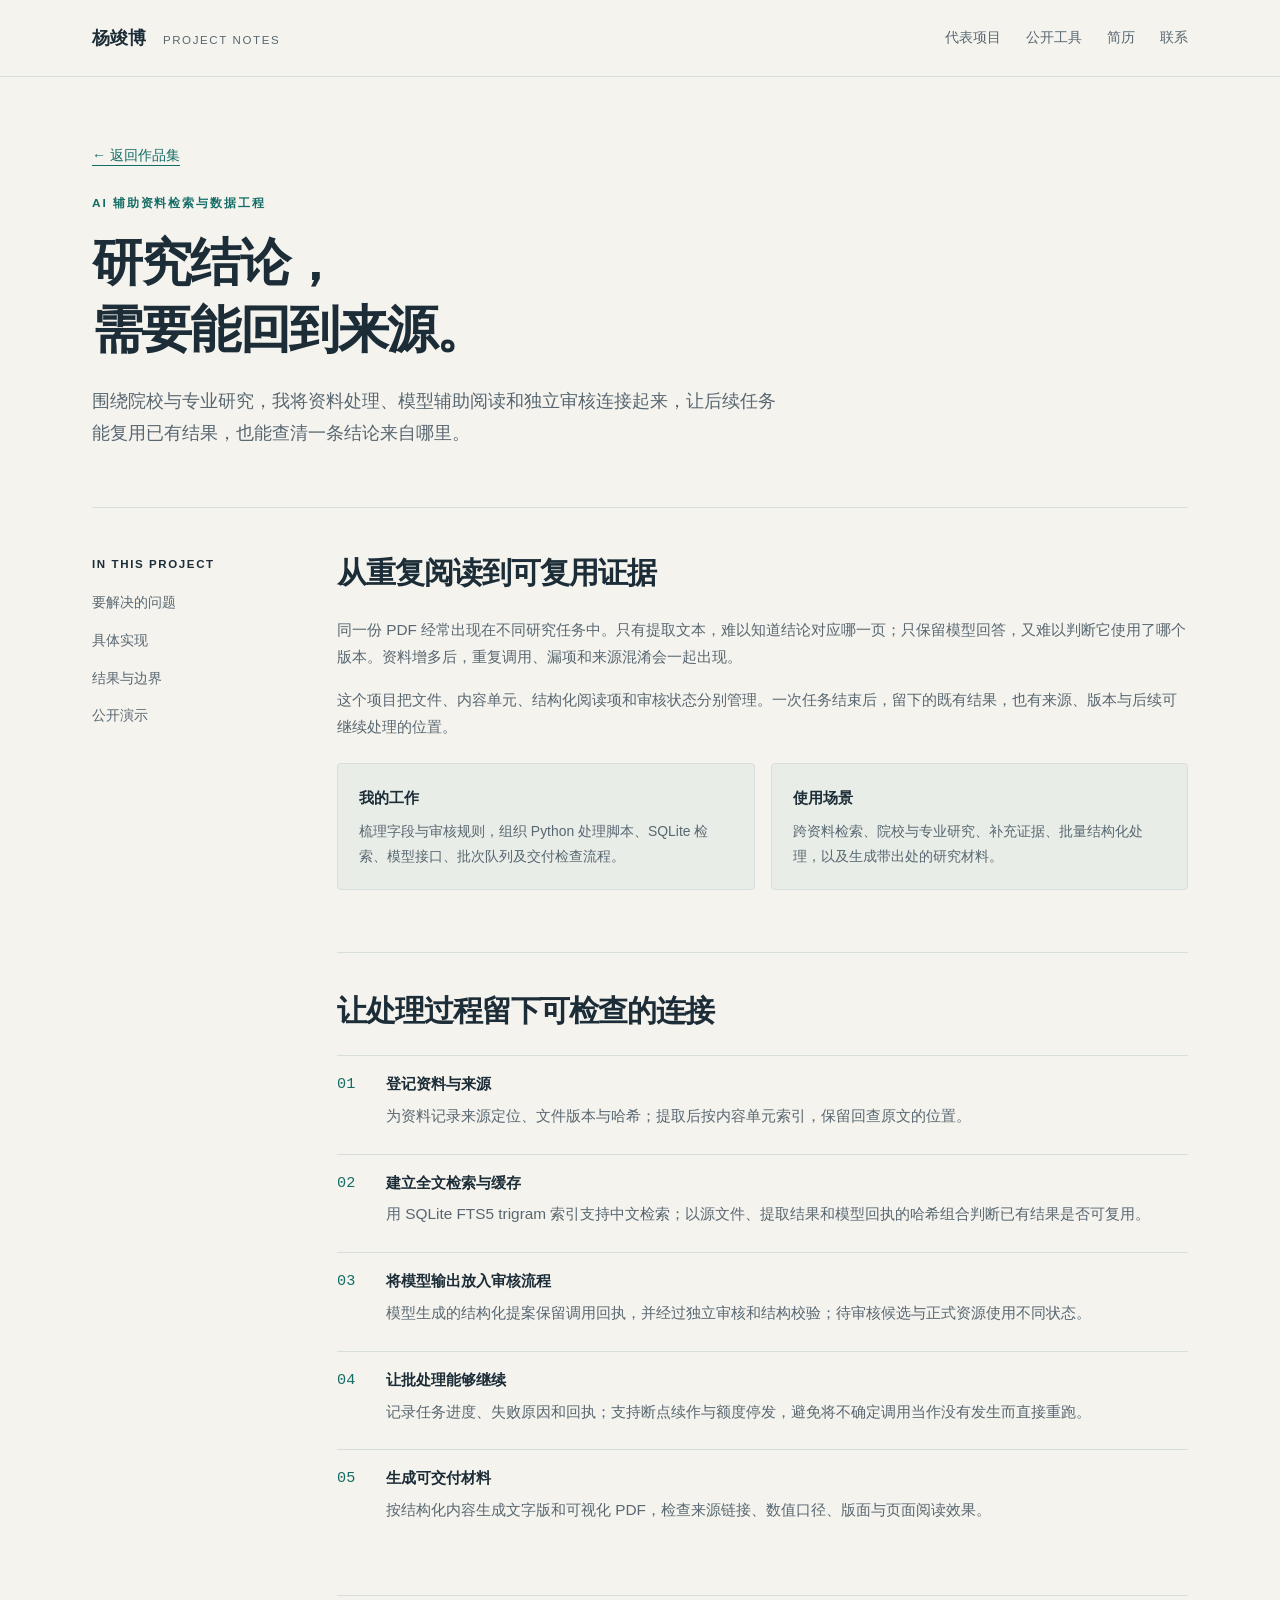
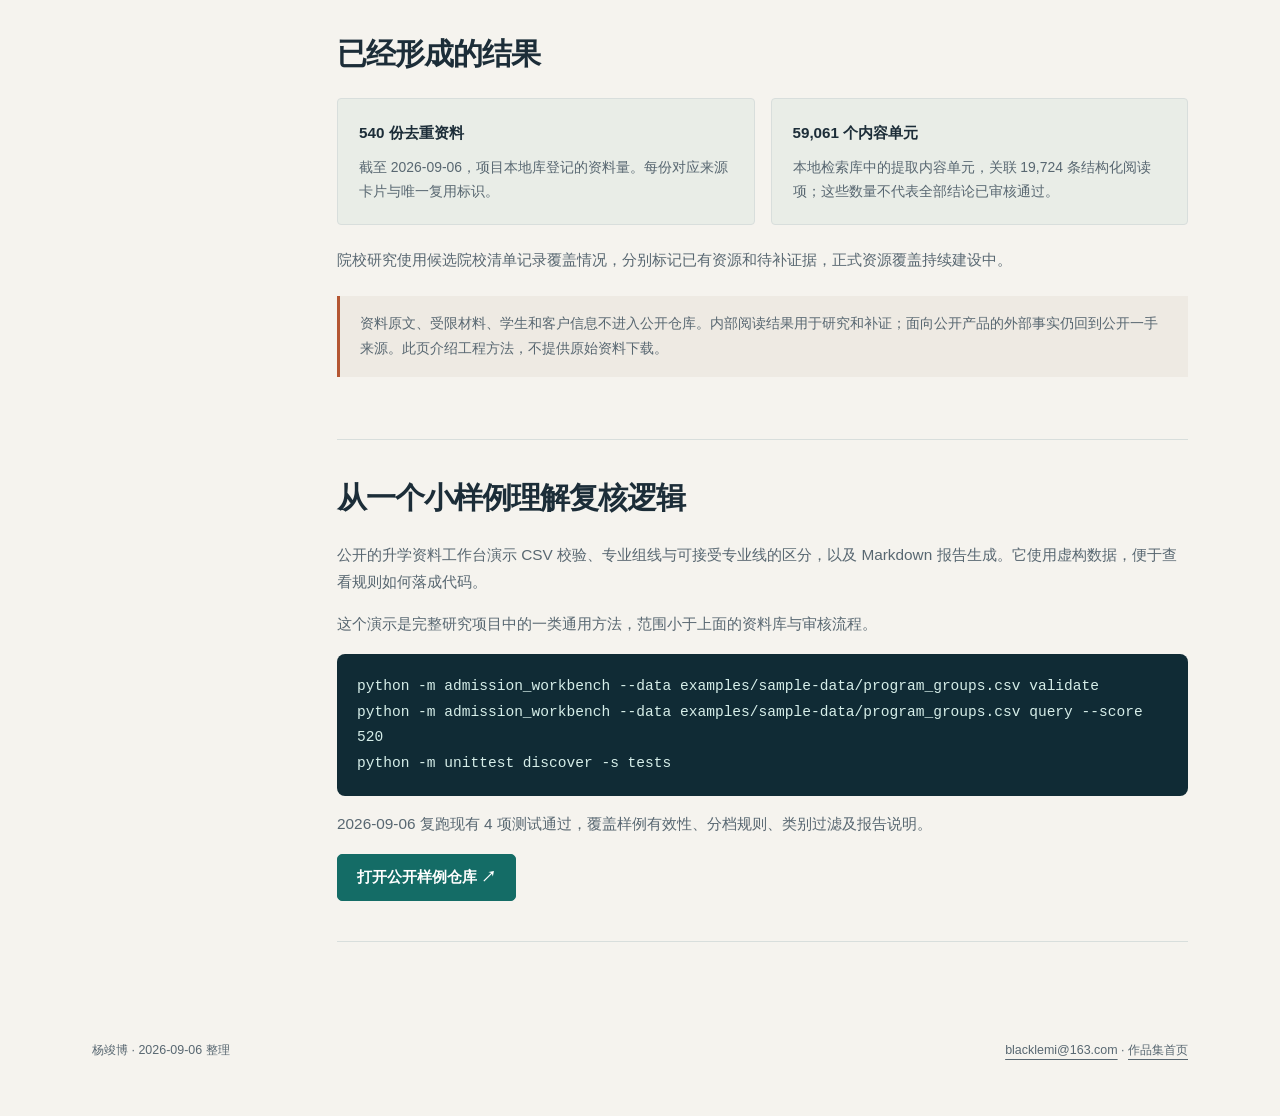
<file: cases/research-workbench.html>
<!doctype html><html lang="zh-CN"><head><meta charset="utf-8"><meta name="viewport" content="width=device-width, initial-scale=1"><title>AI 辅助资料检索与数据工程 | 杨竣博</title><meta name="description" content="资料来源登记、SQLite FTS5 检索、缓存复用、结构化审核与可恢复批处理的个人项目。"><link rel="icon" href="../assets/favicon.svg" type="image/svg+xml"><link rel="stylesheet" href="../styles.css"></head><body><a class="skip" href="#main">跳到主要内容</a><header class="topbar"><div class="wrap nav"><a class="brand" href="../index.html">杨竣博 <small>PROJECT NOTES</small></a><nav class="nav-links" aria-label="主导航"><a href="../index.html#projects">代表项目</a><a href="../index.html#repos">公开工具</a><a href="../resume.html">简历</a><a href="../index.html#contact">联系</a></nav></div></header><main id="main" class="wrap"><section class="case-hero"><a class="breadcrumb" href="../index.html">← 返回作品集</a><p class="eyebrow">AI 辅助资料检索与数据工程</p><h1>研究结论，<br>需要能回到来源。</h1><p class="lead">围绕院校与专业研究，我将资料处理、模型辅助阅读和独立审核连接起来，让后续任务能复用已有结果，也能查清一条结论来自哪里。</p></section><div class="case-layout"><nav class="side-nav" aria-label="案例目录"><strong>IN THIS PROJECT</strong><a href="#problem">要解决的问题</a><a href="#implementation">具体实现</a><a href="#outputs">结果与边界</a><a href="#demo">公开演示</a></nav><div>
<section class="record" id="problem"><h2>从重复阅读到可复用证据</h2><p>同一份 PDF 经常出现在不同研究任务中。只有提取文本，难以知道结论对应哪一页；只保留模型回答，又难以判断它使用了哪个版本。资料增多后，重复调用、漏项和来源混淆会一起出现。</p><p>这个项目把文件、内容单元、结构化阅读项和审核状态分别管理。一次任务结束后，留下的既有结果，也有来源、版本与后续可继续处理的位置。</p><div class="facts"><div class="fact"><strong>我的工作</strong><p>梳理字段与审核规则，组织 Python 处理脚本、SQLite 检索、模型接口、批次队列及交付检查流程。</p></div><div class="fact"><strong>使用场景</strong><p>跨资料检索、院校与专业研究、补充证据、批量结构化处理，以及生成带出处的研究材料。</p></div></div></section>
<section class="record" id="implementation"><h2>让处理过程留下可检查的连接</h2><ol class="step-list"><li><strong>登记资料与来源</strong>为资料记录来源定位、文件版本与哈希；提取后按内容单元索引，保留回查原文的位置。</li><li><strong>建立全文检索与缓存</strong>用 SQLite FTS5 trigram 索引支持中文检索；以源文件、提取结果和模型回执的哈希组合判断已有结果是否可复用。</li><li><strong>将模型输出放入审核流程</strong>模型生成的结构化提案保留调用回执，并经过独立审核和结构校验；待审核候选与正式资源使用不同状态。</li><li><strong>让批处理能够继续</strong>记录任务进度、失败原因和回执；支持断点续作与额度停发，避免将不确定调用当作没有发生而直接重跑。</li><li><strong>生成可交付材料</strong>按结构化内容生成文字版和可视化 PDF，检查来源链接、数值口径、版面与页面阅读效果。</li></ol></section>
<section class="record" id="outputs"><h2>已经形成的结果</h2><div class="facts"><div class="fact"><strong>540 份去重资料</strong><p>截至 2026-09-06，项目本地库登记的资料量。每份对应来源卡片与唯一复用标识。</p></div><div class="fact"><strong>59,061 个内容单元</strong><p>本地检索库中的提取内容单元，关联 19,724 条结构化阅读项；这些数量不代表全部结论已审核通过。</p></div></div><p>院校研究使用候选院校清单记录覆盖情况，分别标记已有资源和待补证据，正式资源覆盖持续建设中。</p><div class="note">资料原文、受限材料、学生和客户信息不进入公开仓库。内部阅读结果用于研究和补证；面向公开产品的外部事实仍回到公开一手来源。此页介绍工程方法，不提供原始资料下载。</div></section>
<section class="record" id="demo"><h2>从一个小样例理解复核逻辑</h2><p>公开的升学资料工作台演示 CSV 校验、专业组线与可接受专业线的区分，以及 Markdown 报告生成。它使用虚构数据，便于查看规则如何落成代码。</p><p>这个演示是完整研究项目中的一类通用方法，范围小于上面的资料库与审核流程。</p><pre><code>python -m admission_workbench --data examples/sample-data/program_groups.csv validate
python -m admission_workbench --data examples/sample-data/program_groups.csv query --score 520
python -m unittest discover -s tests</code></pre><p>2026-09-06 复跑现有 4 项测试通过，覆盖样例有效性、分档规则、类别过滤及报告说明。</p><a class="button" href="https://github.com/blacklemi3/admission-data-workbench">打开公开样例仓库 ↗</a></section></div></div></main><div class="wrap"><footer class="footer"><p>杨竣博 · 2026-09-06 整理</p><p><a href="mailto:blacklemi@163.com">blacklemi@163.com</a> · <a href="../index.html">作品集首页</a></p></footer></div></body></html>
</file>
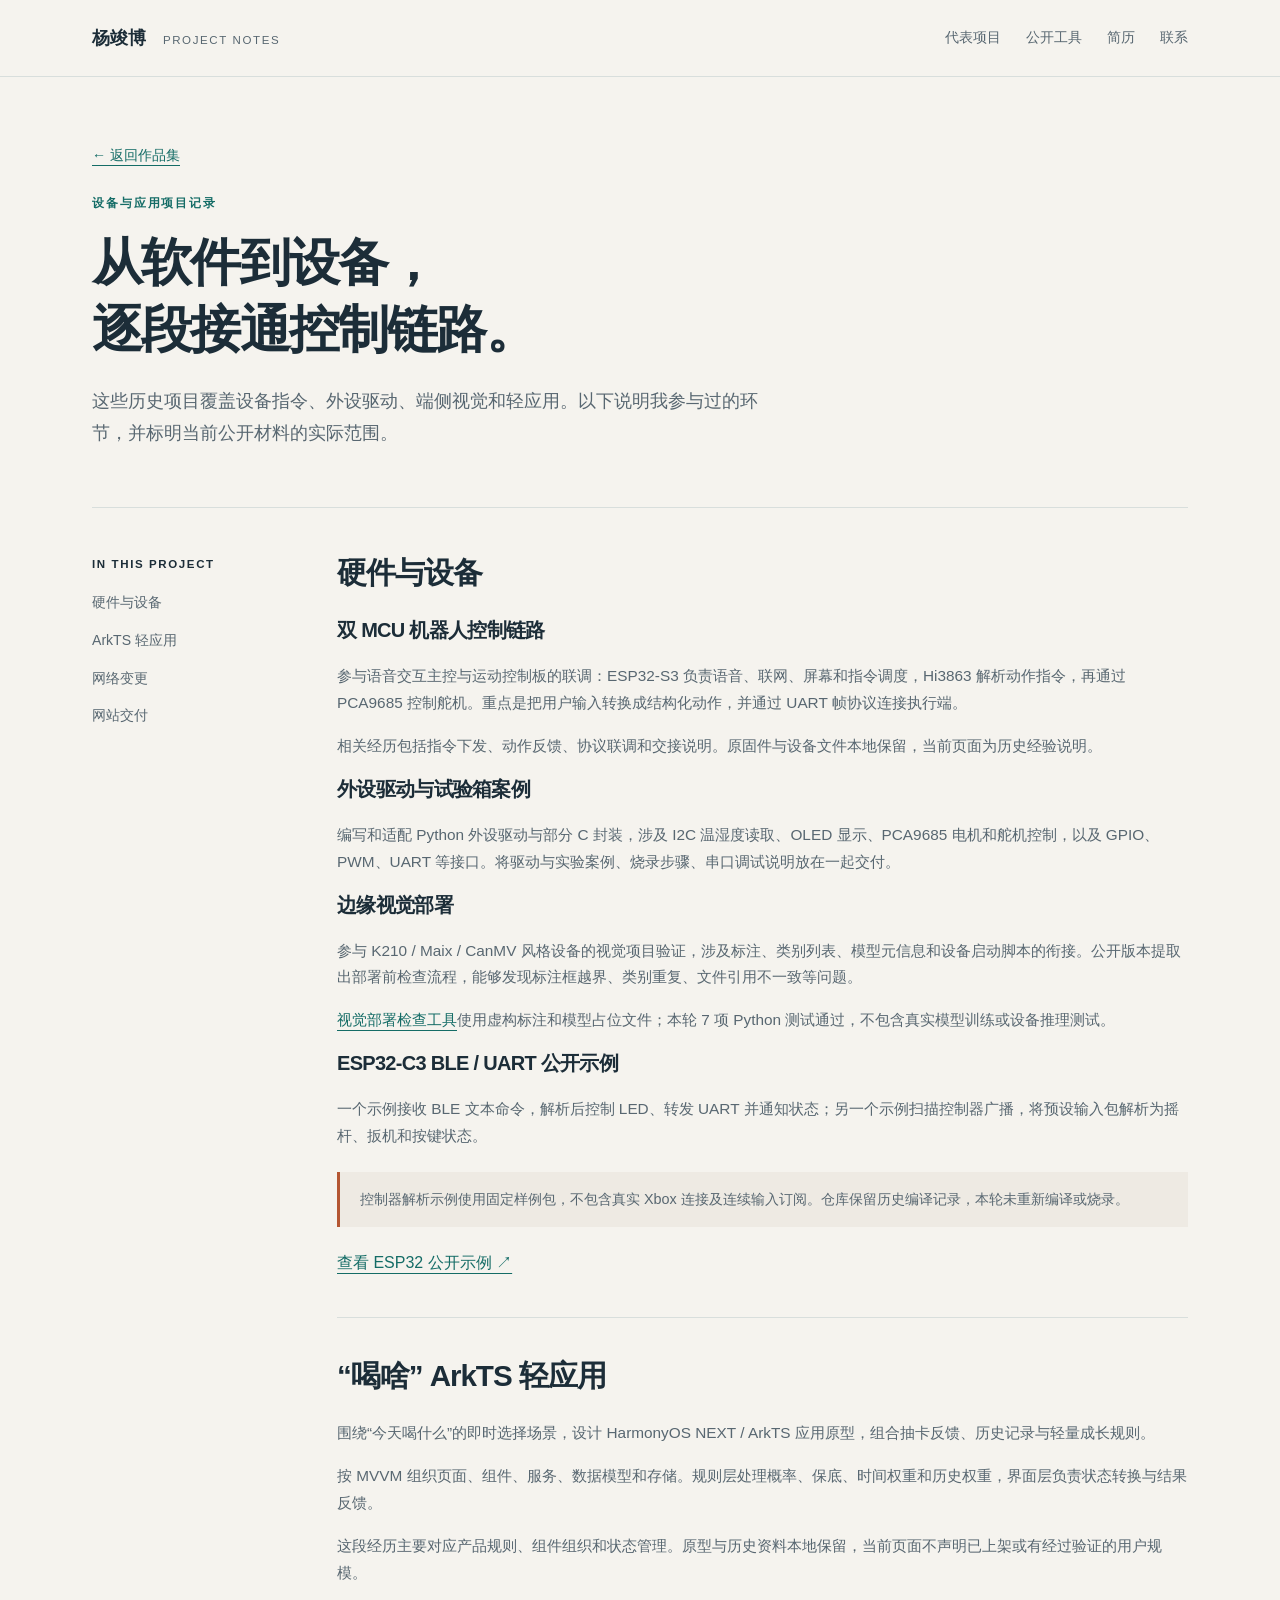
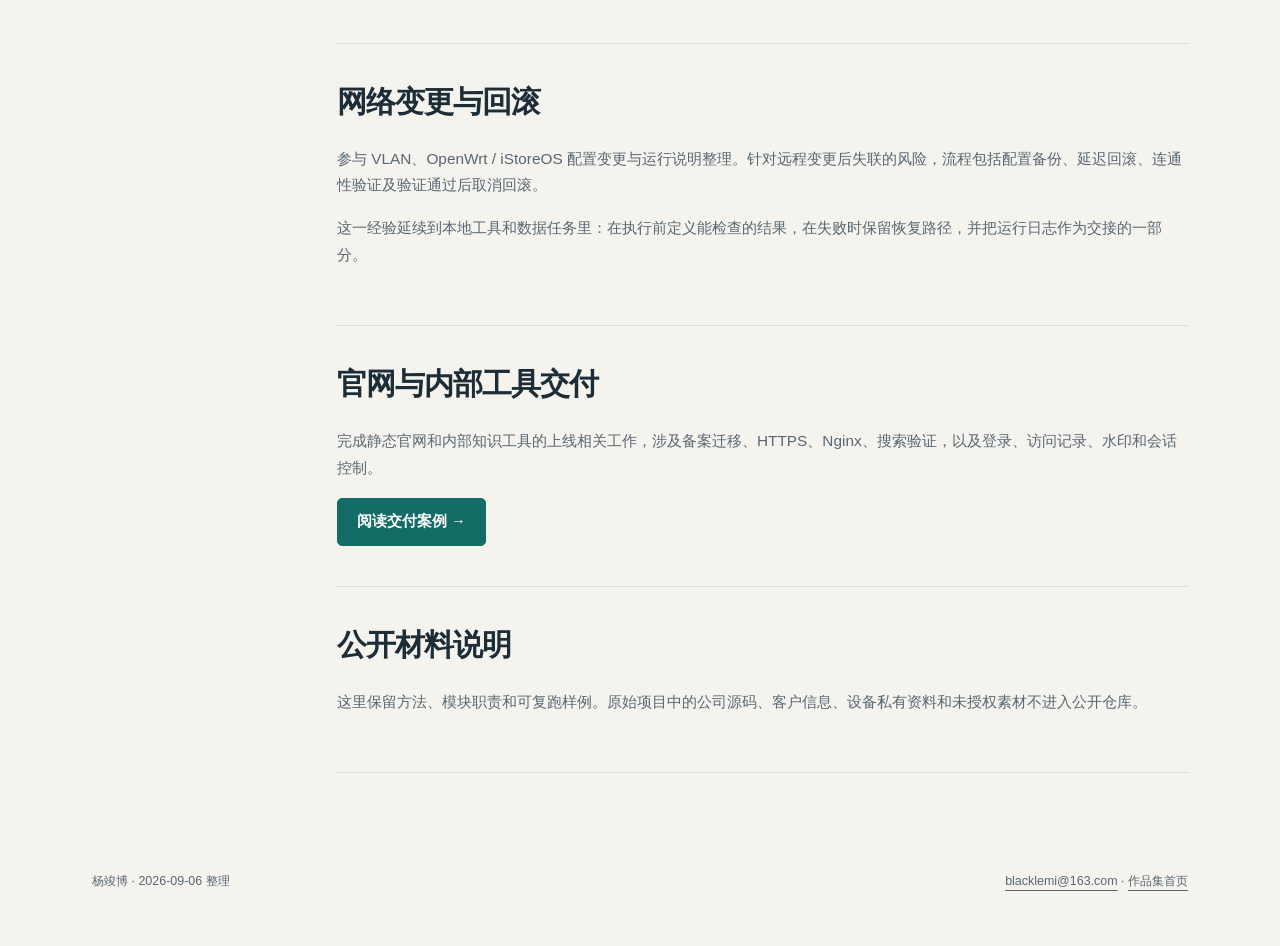
<file: cases/system-records.html>
<!doctype html><html lang="zh-CN"><head><meta charset="utf-8"><meta name="viewport" content="width=device-width, initial-scale=1"><title>设备与应用项目记录 | 杨竣博</title><meta name="description" content="双 MCU 机器人、外设驱动、边缘视觉、ArkTS 应用和网络变更的历史项目经验。"><link rel="icon" href="../assets/favicon.svg" type="image/svg+xml"><link rel="stylesheet" href="../styles.css"></head><body><a class="skip" href="#main">跳到主要内容</a><header class="topbar"><div class="wrap nav"><a class="brand" href="../index.html">杨竣博 <small>PROJECT NOTES</small></a><nav class="nav-links" aria-label="主导航"><a href="../index.html#projects">代表项目</a><a href="../index.html#repos">公开工具</a><a href="../resume.html">简历</a><a href="../index.html#contact">联系</a></nav></div></header><main id="main" class="wrap"><section class="case-hero"><a class="breadcrumb" href="../index.html">← 返回作品集</a><p class="eyebrow">设备与应用项目记录</p><h1>从软件到设备，<br>逐段接通控制链路。</h1><p class="lead">这些历史项目覆盖设备指令、外设驱动、端侧视觉和轻应用。以下说明我参与过的环节，并标明当前公开材料的实际范围。</p></section><div class="case-layout"><nav class="side-nav" aria-label="案例目录"><strong>IN THIS PROJECT</strong><a href="#hardware">硬件与设备</a><a href="#hesha">ArkTS 轻应用</a><a href="#network">网络变更</a><a href="#site-tools">网站交付</a></nav><div>
<section class="record" id="hardware"><h2>硬件与设备</h2><article id="robot"><h3>双 MCU 机器人控制链路</h3><p>参与语音交互主控与运动控制板的联调：ESP32-S3 负责语音、联网、屏幕和指令调度，Hi3863 解析动作指令，再通过 PCA9685 控制舵机。重点是把用户输入转换成结构化动作，并通过 UART 帧协议连接执行端。</p><p>相关经历包括指令下发、动作反馈、协议联调和交接说明。原固件与设备文件本地保留，当前页面为历史经验说明。</p></article><article id="drivers"><h3>外设驱动与试验箱案例</h3><p>编写和适配 Python 外设驱动与部分 C 封装，涉及 I2C 温湿度读取、OLED 显示、PCA9685 电机和舵机控制，以及 GPIO、PWM、UART 等接口。将驱动与实验案例、烧录步骤、串口调试说明放在一起交付。</p></article><article id="vision"><h3>边缘视觉部署</h3><p>参与 K210 / Maix / CanMV 风格设备的视觉项目验证，涉及标注、类别列表、模型元信息和设备启动脚本的衔接。公开版本提取出部署前检查流程，能够发现标注框越界、类别重复、文件引用不一致等问题。</p><p><a href="https://github.com/blacklemi3/edge-ai-vision-deployment-kit">视觉部署检查工具</a>使用虚构标注和模型占位文件；本轮 7 项 Python 测试通过，不包含真实模型训练或设备推理测试。</p></article><h3>ESP32-C3 BLE / UART 公开示例</h3><p>一个示例接收 BLE 文本命令，解析后控制 LED、转发 UART 并通知状态；另一个示例扫描控制器广播，将预设输入包解析为摇杆、扳机和按键状态。</p><div class="note">控制器解析示例使用固定样例包，不包含真实 Xbox 连接及连续输入订阅。仓库保留历史编译记录，本轮未重新编译或烧录。</div><a href="https://github.com/blacklemi3/esp32-c3-ble-control-demos">查看 ESP32 公开示例 ↗</a></section>
<section class="record" id="hesha"><span id="product"></span><h2>“喝啥” ArkTS 轻应用</h2><p>围绕“今天喝什么”的即时选择场景，设计 HarmonyOS NEXT / ArkTS 应用原型，组合抽卡反馈、历史记录与轻量成长规则。</p><p>按 MVVM 组织页面、组件、服务、数据模型和存储。规则层处理概率、保底、时间权重和历史权重，界面层负责状态转换与结果反馈。</p><p>这段经历主要对应产品规则、组件组织和状态管理。原型与历史资料本地保留，当前页面不声明已上架或有经过验证的用户规模。</p></section>
<section class="record" id="network"><span id="delivery"></span><h2>网络变更与回滚</h2><p>参与 VLAN、OpenWrt / iStoreOS 配置变更与运行说明整理。针对远程变更后失联的风险，流程包括配置备份、延迟回滚、连通性验证及验证通过后取消回滚。</p><p>这一经验延续到本地工具和数据任务里：在执行前定义能检查的结果，在失败时保留恢复路径，并把运行日志作为交接的一部分。</p></section>
<section class="record" id="site-tools"><h2>官网与内部工具交付</h2><p>完成静态官网和内部知识工具的上线相关工作，涉及备案迁移、HTTPS、Nginx、搜索验证，以及登录、访问记录、水印和会话控制。</p><a class="button" href="delivery-record.html">阅读交付案例 →</a></section>
<section class="record" id="boundary"><span id="map"></span><span id="records"></span><h2>公开材料说明</h2><p>这里保留方法、模块职责和可复跑样例。原始项目中的公司源码、客户信息、设备私有资料和未授权素材不进入公开仓库。</p></section></div></div></main><div class="wrap"><footer class="footer"><p>杨竣博 · 2026-09-06 整理</p><p><a href="mailto:blacklemi@163.com">blacklemi@163.com</a> · <a href="../index.html">作品集首页</a></p></footer></div></body></html>
</file>
<file: styles.css>
@charset "UTF-8";
:root{--paper:#f5f3ee;--surface:#fff;--ink:#1c2d38;--muted:#586771;--line:#d8dedc;--accent:#146c66;--accent-soft:#e4efea;--orange:#b45632;--dark:#152e38;--max:1160px}
*{box-sizing:border-box}html{scroll-behavior:smooth;scroll-padding-top:90px}body{margin:0;background:var(--paper);color:var(--ink);font-family:"Segoe UI","Microsoft YaHei","PingFang SC",sans-serif;line-height:1.75}a{color:var(--accent);text-underline-offset:5px}a:hover{color:var(--orange)}a:focus-visible,summary:focus-visible{outline:3px solid var(--orange);outline-offset:5px}h1,h2,h3,h4,p{margin-top:0}h1,h2,h3,h4{line-height:1.3;letter-spacing:-.035em}h1{font-size:clamp(2.7rem,5vw,4.8rem);font-weight:750}h2{font-size:clamp(1.8rem,3vw,2.65rem)}h3{font-size:1.4rem}h4{font-size:1.08rem}p{margin-bottom:1rem}img{max-width:100%;display:block}code{font-family:Consolas,monospace;font-size:.88em}pre{padding:20px;background:#102b35;color:#d6eee9;border-radius:8px;white-space:pre-wrap;overflow-wrap:anywhere;line-height:1.75;font-size:.91rem}pre code{font-size:inherit}button{font:inherit}ul,ol{padding-left:1.4em}li+li{margin-top:.55rem}.wrap{max-width:var(--max);margin:auto;padding:0 32px}.skip{position:absolute;top:-80px;left:16px;background:var(--ink);color:white;padding:12px;z-index:30}.skip:focus{top:8px}.topbar{border-bottom:1px solid var(--line);background:rgba(245,243,238,.97);position:sticky;top:0;z-index:10}.nav{min-height:76px;display:flex;align-items:center;justify-content:space-between;gap:20px}.brand{font-weight:750;text-decoration:none;color:var(--ink);font-size:1.1rem}.brand small{margin-left:12px;font-size:.72rem;letter-spacing:.14em;color:var(--muted);font-weight:500}.nav-links{display:flex;gap:25px;flex-wrap:wrap}.nav-links a{color:var(--muted);font-size:.9rem;text-decoration:none}.nav-links a:hover{color:var(--accent)}.hero{padding:78px 0 64px;display:grid;grid-template-columns:minmax(0,1.4fr) minmax(250px,.7fr);gap:60px;align-items:center}.eyebrow{text-transform:uppercase;letter-spacing:.16em;color:var(--accent);font-weight:700;font-size:.74rem;margin-bottom:17px}.hero h1{margin-bottom:22px}.hero h1 span{display:block;font-size:.49em;line-height:1.6;margin-top:14px;letter-spacing:-.03em;font-weight:650}.lead{font-size:1.12rem;color:var(--muted);max-width:690px}.actions{display:flex;flex-wrap:wrap;gap:12px;margin-top:28px}.button{display:inline-flex;min-height:45px;align-items:center;padding:10px 19px;background:var(--accent);color:white;border:1px solid var(--accent);border-radius:5px;font-weight:650;text-decoration:none;font-size:.92rem}.button:hover{background:var(--dark);color:white;border-color:var(--dark)}.button.secondary{background:transparent;color:var(--ink);border-color:#9ba9a8}.identity{position:relative;padding:24px;background:#e8ebe5;border:1px solid var(--line);border-radius:4px}.portrait{width:150px;height:178px;object-fit:cover;object-position:50% 28%;border-radius:2px;margin:0 auto 24px;filter:saturate(.8)}.identity .label{font-size:.73rem;letter-spacing:.12em;color:var(--muted);margin-bottom:12px}.identity strong{display:block;font-size:1.05rem}.identity p{font-size:.88rem;color:var(--muted);margin:4px 0 0}.identity-note{border-top:1px solid #c9d0cc;margin-top:18px;padding-top:16px}.intro-strip{display:grid;grid-template-columns:repeat(3,1fr);gap:28px;border-top:1px solid var(--line);border-bottom:1px solid var(--line);padding:24px 0}.intro-strip strong{display:block;font-size:.99rem;margin-bottom:5px}.intro-strip span{display:block;font-size:.88rem;color:var(--muted)}.section{padding:76px 0}.section-head{display:flex;gap:30px;align-items:end;justify-content:space-between;margin-bottom:30px}.section-head h2{margin-bottom:0}.section-head>p{max-width:450px;color:var(--muted);font-size:.93rem;margin:0}.project{background:var(--surface);border:1px solid var(--line);border-radius:8px;overflow:hidden;margin-bottom:25px;display:grid;grid-template-columns:minmax(0,1.1fr) minmax(0,.9fr)}.project-content{padding:35px}.project h3{font-size:1.7rem;margin:13px 0 14px}.project p{color:var(--muted);font-size:.97rem}.meta{display:flex;align-items:center;gap:12px;flex-wrap:wrap;font-size:.76rem;color:var(--muted)}.tag{padding:3px 9px;border-radius:3px;background:var(--accent-soft);color:var(--accent);font-weight:650}.project ul{font-size:.93rem}.project a{font-size:.92rem;font-weight:650}.project-art{background:#eaf0eb;padding:34px;display:flex;flex-direction:column;justify-content:center;gap:15px}.art-caption{font-size:.72rem;letter-spacing:.12em;color:var(--accent);font-weight:700;margin:0 0 6px}.flow-node{padding:12px 15px;background:rgba(255,255,255,.83);border:1px solid #c8d6cf;border-radius:4px;font-size:.87rem}.flow-node strong{display:block;font-size:.95rem}.flow-node span{color:var(--muted);font-size:.8rem}.flow-arrow{text-align:center;color:var(--accent);line-height:1}.art-foot{font-size:.74rem!important;color:var(--muted)!important;margin:4px 0 0!important}.terminal{background:var(--dark);color:#d4e9e3;padding:25px;border-radius:6px;font-family:Consolas,"Microsoft YaHei",monospace;font-size:.83rem;line-height:2}.terminal .bar{color:#91abae;border-bottom:1px solid #44606a;padding-bottom:12px;margin-bottom:15px}.terminal .success{color:#9fdbbf}.terminal .dim{color:#91abae}.market-art{background:#e9eef1}.chart{height:120px;border-left:1px solid #a7b8bb;border-bottom:1px solid #a7b8bb;display:flex;align-items:end;gap:9px;padding:12px 15px;background:repeating-linear-gradient(to top,transparent 0,transparent 28px,#d9e1e3 29px,#d9e1e3 30px)}.chart i{display:block;width:13px;background:var(--accent);position:relative;border-radius:1px}.chart i:before{content:"";width:1px;height:calc(100% + 17px);background:inherit;position:absolute;left:6px;top:-8px}.chart i:nth-child(3n){background:#bf7155}.chart-labels{display:flex;justify-content:space-between;color:var(--muted);font-size:.75rem;margin-top:9px}.pills{display:flex;flex-wrap:wrap;gap:7px}.pills span{border:1px solid #b8caca;padding:3px 9px;font-size:.75rem;border-radius:20px}.muted-section{background:#eaece7;border-top:1px solid var(--line);border-bottom:1px solid var(--line)}.repo-grid{display:grid;grid-template-columns:repeat(3,minmax(0,1fr));gap:17px}.repo{padding:24px;background:var(--surface);border:1px solid var(--line);border-radius:5px;display:flex;flex-direction:column}.repo h3{font-size:1.16rem;margin:14px 0 10px}.repo p{font-size:.88rem;color:var(--muted)}.repo .slug{font-family:Consolas,monospace;font-size:.72rem;overflow-wrap:anywhere;color:var(--muted);margin-bottom:14px}.repo a{margin-top:auto;font-weight:650;font-size:.88rem}.verified{color:var(--accent);font-size:.77rem;margin-bottom:14px;font-weight:650}.verification-note{margin-top:22px;font-size:.83rem;color:var(--muted)}.experience-grid{display:grid;grid-template-columns:repeat(3,1fr);gap:26px}.experience-item{border-top:3px solid var(--accent);padding-top:21px}.experience-item p{font-size:.91rem;color:var(--muted)}.contact{background:var(--dark);color:#eaf0eb;padding:52px;border-radius:8px;display:flex;align-items:center;justify-content:space-between;gap:35px}.contact .eyebrow{color:#95cfc1}.contact h2{font-size:2rem;margin-bottom:14px}.contact p{color:#b5c9cb;max-width:660px}.contact a{color:#d5f1e4}.contact .button{background:#deeee7;color:var(--ink);border:0;white-space:nowrap}.contact-details{display:flex;gap:24px;flex-wrap:wrap;font-size:.9rem}.footer{display:flex;justify-content:space-between;gap:25px;padding:28px 0 38px;color:var(--muted);font-size:.78rem}.footer a{color:var(--muted)}.case-hero{padding:64px 0 42px;border-bottom:1px solid var(--line)}.case-hero h1{font-size:clamp(2.2rem,4vw,3.7rem);max-width:940px;margin-bottom:23px}.breadcrumb{font-size:.88rem;display:inline-block;margin-bottom:25px}.case-layout{display:grid;grid-template-columns:200px minmax(0,1fr);gap:45px;padding-top:46px;padding-bottom:70px}.side-nav{position:sticky;top:106px;height:fit-content;display:flex;flex-direction:column;gap:13px;font-size:.88rem}.side-nav a{color:var(--muted);text-decoration:none}.side-nav strong{font-size:.72rem;letter-spacing:.14em;margin-bottom:3px}.record{padding:0 0 40px;margin:0 0 39px;border-bottom:1px solid var(--line)}.record:last-child{margin-bottom:0}.record h2{font-size:1.85rem}.record h3{font-size:1.25rem}.record p,.record li{color:var(--muted);font-size:.96rem}.facts{display:grid;grid-template-columns:repeat(2,1fr);gap:16px;margin:22px 0}.fact{background:#e9ede7;padding:21px;border:1px solid var(--line);border-radius:4px}.fact strong{display:block;font-size:.95rem;margin-bottom:8px}.fact p{font-size:.87rem;margin:0}.note{border-left:3px solid var(--orange);padding:15px 20px;background:#eeeae3;color:var(--muted);font-size:.9rem;margin:22px 0}.step-list{list-style:none;padding:0;counter-reset:steps}.step-list li{padding:15px 0 15px 49px;border-top:1px solid var(--line);position:relative}.step-list li:before{counter-increment:steps;content:"0" counter(steps);position:absolute;left:0;top:15px;font-family:Consolas,monospace;color:var(--accent);font-size:.95rem}.step-list strong{color:var(--ink);display:block;margin-bottom:5px}.inline-links{display:flex;gap:22px;flex-wrap:wrap}.wide-table{overflow-x:auto}table{border-collapse:collapse;width:100%;font-size:.89rem}th,td{text-align:left;padding:13px 16px;border-bottom:1px solid var(--line);vertical-align:top}th{background:#e6ece7}td{color:var(--muted)}.resume{max-width:860px;padding-top:55px;padding-bottom:65px}.resume h1{font-size:2.8rem;margin-bottom:12px}.resume h2{font-size:1.45rem;border-bottom:1px solid var(--line);padding-bottom:10px;margin-top:35px}.resume h3{font-size:1.05rem;margin-bottom:9px}.resume .resume-head{border-bottom:2px solid var(--accent);padding-bottom:22px}.resume p,.resume li{font-size:.95rem}.resume .date{font-size:.8rem;color:var(--muted)}.resume .resume-links{font-size:.88rem;display:flex;flex-wrap:wrap;gap:10px 25px}.resume-item{margin:22px 0}.section-anchor{scroll-margin-top:96px}
@media(max-width:900px){.hero{gap:30px}.project{grid-template-columns:1fr}.project-art{display:grid;grid-template-columns:1fr;max-height:none}.repo-grid{grid-template-columns:repeat(2,1fr)}.case-layout{grid-template-columns:1fr}.side-nav{position:static;flex-direction:row;flex-wrap:wrap;gap:12px 22px;border-bottom:1px solid var(--line);padding-bottom:20px}.side-nav strong{width:100%}.contact{padding:35px}.experience-grid{gap:18px}.project-art .chart{max-width:460px;width:100%}}
@media(max-width:640px){html{scroll-padding-top:115px}.wrap{padding:0 21px}.nav{min-height:92px;display:block;padding-top:13px;padding-bottom:12px}.brand small{font-size:.65rem}.nav-links{gap:18px;margin-top:10px}.nav-links a{font-size:.81rem}.hero{padding:38px 0;grid-template-columns:1fr;gap:27px}.hero h1{font-size:2.9rem}.hero h1 span{font-size:.45em}.lead{font-size:.99rem}.identity{display:grid;grid-template-columns:78px 1fr;gap:0 17px;padding:17px}.portrait{width:78px;height:100px;margin:0;grid-row:1/3}.identity .label{margin-bottom:6px}.identity-note{grid-column:1/-1;margin-top:15px;padding-top:12px}.identity p{font-size:.81rem}.intro-strip{grid-template-columns:1fr;gap:19px}.intro-strip div{display:grid;grid-template-columns:108px 1fr;gap:12px}.intro-strip strong{font-size:.89rem}.intro-strip span{font-size:.81rem}.section{padding:49px 0}.section-head{display:block;margin-bottom:24px}.section-head>p{margin-top:16px;font-size:.88rem}.project-content{padding:25px 22px}.project h3{font-size:1.43rem}.project-art{padding:25px 22px}.repo-grid,.experience-grid,.facts{grid-template-columns:1fr}.repo{padding:22px}.experience-grid{gap:25px}.contact{padding:28px 23px;display:block}.contact h2{font-size:1.65rem}.contact .button{margin-top:24px}.footer{display:block;padding:24px 0}.footer p{margin-bottom:8px}.case-hero{padding:35px 0}.case-layout{gap:27px;padding-top:26px}.record h2{font-size:1.6rem}.facts{gap:12px}.resume{padding-top:32px}.resume h1{font-size:2.45rem}.wide-table{margin-right:-6px}th,td{padding:11px 9px;font-size:.81rem}.actions .button{font-size:.87rem}.chart{gap:7px;padding-left:9px;padding-right:9px}.chart i{width:11px}.chart i:before{left:5px}}
@media print{.topbar,.skip,.footer,.resume-print-hide{display:none}body{background:white;font-size:10pt}.wrap{padding:0;max-width:none}.resume{padding:0;max-width:none}.resume h1{font-size:24pt}.resume h2{font-size:14pt;margin-top:20px}.resume p,.resume li{font-size:10pt}.resume-item{break-inside:avoid}a{color:inherit;text-decoration:none}}
@media(prefers-reduced-motion:reduce){html{scroll-behavior:auto}}
</file>
